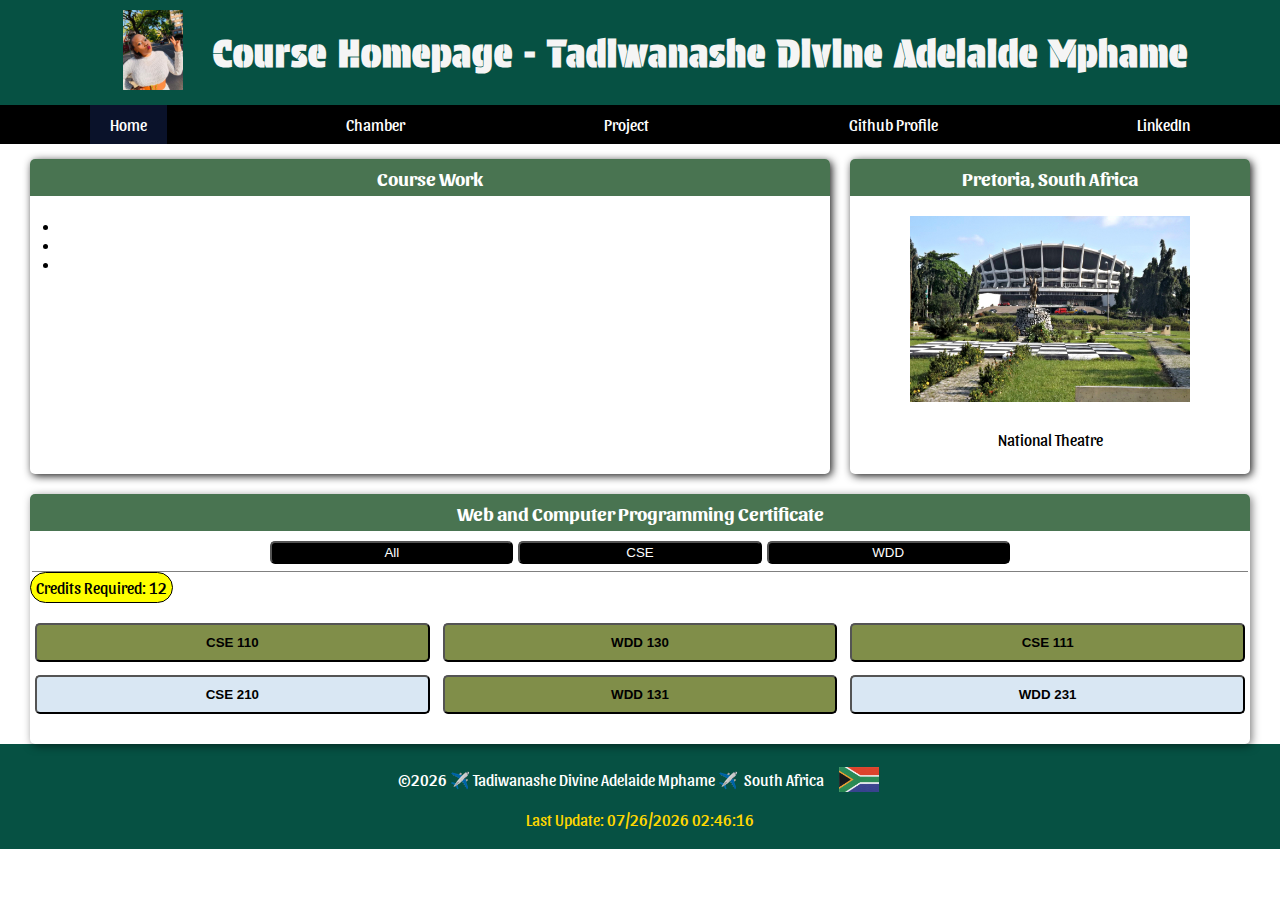
<file: index.html>
<!DOCTYPE html>
<html lang="en">
<head>
    <meta charset="UTF-8">
    <meta name="viewport" content="width=device-width, initial-scale=1.0">
    <meta name="description" content="A course homepage">
    <meta name="author" content="Tadiwanashe Divine Adelaide Mphame">

    <!--  Essential META Tags -->
    <meta property="og:title" content="Tadiwanashe Divine Adelaide Mphame's WDD 231 Course Homepage">
    <meta property="og:type" content="website" />
    <meta property="og:image" content="https://lp-cms-production.imgix.net/2022-01/GettyImages-1237639166.jpg?w=1440&h=810&fit=crop&auto=format&q=75">
    <meta property="og:url" content="https://divinemphame.github.io/wdd231/">
    <meta name="twitter:card" content="summary_large_image">

    <title>Course Homepage - Tadiwanashe Divine Adelaide Mphame</title>
    <link rel="stylesheet" href="styles/homepage.css">
    <script src="scripts/homepage.js" type="module"></script>
    <!-- Font awesome -->
    <!-- <link rel="stylesheet" href="https://cdnjs.cloudflare.com/ajax/libs/font-awesome/6.6.0/css/all.min.css" integrity="sha512-Kc323vGBEqzTmouAECnVceyQqyqdsSiqLQISBL29aUW4U/M7pSPA/gEUZQqv1cwx4OnYxTxve5UMg5GT6L4JJg==" crossorigin="anonymous" referrerpolicy="no-referrer"> -->
     
    <!-- Google Font -->
    <link rel="preconnect" href="https://fonts.googleapis.com">
    <link rel="preconnect" href="https://fonts.gstatic.com" crossorigin>
    <link href="https://fonts.googleapis.com/css2?family=Protest+Guerrilla&family=Sansita:ital,wght@0,400;0,700;0,800;0,900;1,400;1,700;1,800;1,900&display=swap" rel="stylesheet">
</head>
<body>
    <header>
        <img src="images/pic.jpg" alt="Profile picture of Tadiwanashe Divine Adelaide Mphame smiling">
        <h1>Course Homepage - Tadiwanashe Divine Adelaide Mphame</h1>
        <button class="hamburger-btn">&#9776;</button>
        <button hidden class="modal-close">X</button>
    </header>
    <nav>
        <ul>
            <li><a href="#" class="active" id="active">Home</a></li>
            <li><a href="chamber/index.html" target="_blank">Chamber</a></li>
            <li><a href="project/index.html" target="_blank">Project</a></li>
            <li><a href="https://github.com/chrisedeson" target="_blank">Github Profile</a></li>
            <li><a href="https://www.linkedin.com/in/divine-mphame" target="_blank">LinkedIn</a></li>
        </ul>
    </nav>
    <main>
        <section class="course-work-panel">
            <h2>Course Work</h2>
            <ul>
                <li></li>
                <li></li>
                <li></li>
            </ul>
        </section>
        <section class="location-panel">
            <h2>Pretoria, South Africa</h2>
            <img src="images/national-theatre.jpg" alt="Exterior view of the National Theatre in Pretoria, featuring its iconic helmet-shaped design against a clear blue sky.">
            <p>National Theatre</p>
        </section>
        <section class="course-certificate-panel">
            <h2>Web and Computer Programming Certificate</h2>
            <div class="courses-navigation">
                <button id="all" data-subject="ALL">All</button>
                <button id="cse" data-subject="CSE">CSE</button>
                <button id="wdd" data-subject="WDD">WDD</button>
            </div>
            <p class="credits-required"></p>
            <div class="courses">
            </div>
        </section>
        <dialog id="course-details"></dialog>
    </main>
    <footer>
        <p>&copy;<span id="currentYear"></span></p>
        <p>✈️ Tadiwanashe Divine Adelaide Mphame ✈️</p>
        <div class="country">
            <p class="test">South Africa</p>
            <img src="images/south-africa.jpg" alt="South African flag icon">
        </div>
        <p id="lastModified"></p>
    </footer>

</body>

</html>
</file>
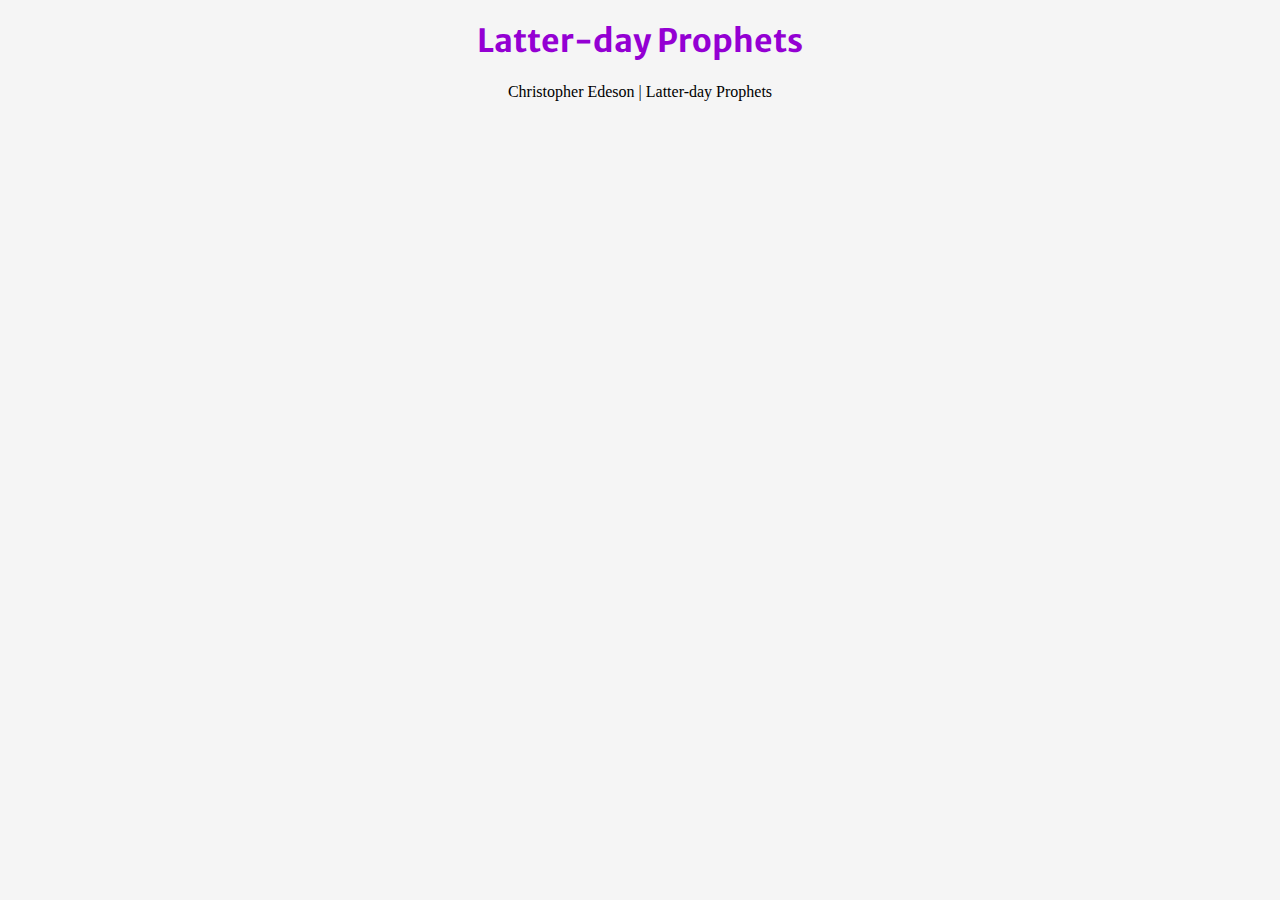
<file: prophets.html>
<!DOCTYPE html>
<html lang="en">
<head>
    <meta charset="UTF-8">
    <meta name="viewport" content="device-width, intiail-scale=1.0">
    <meta name="description" content="Latter-day Prophets">
    <meta author="BYU - WDD 231">
    <title>Latter-day Prophets</title>
    <link rel="stylesheet" href="styles/prophets.css">
    <script src="scripts/prophets.js" defer></script>
    <link rel="preconnect" href="https://fonts.googleapis.com">
    <link rel="preconnect" href="https://fonts.gstatic.com" crossorigin>
    <link href="https://fonts.googleapis.com/css2?family=Merriweather+Sans:ital,wght@0,300..800;1,300..800&display=swap" rel="stylesheet">
</head>
<body>
    <header>
        <h1>Latter-day Prophets</h1>
    </header>
    <main>
        <div id="cards"></div>
    </main>
    <footer>
        Christopher Edeson | Latter-day Prophets
    </footer>
</body>
</html>
</file>
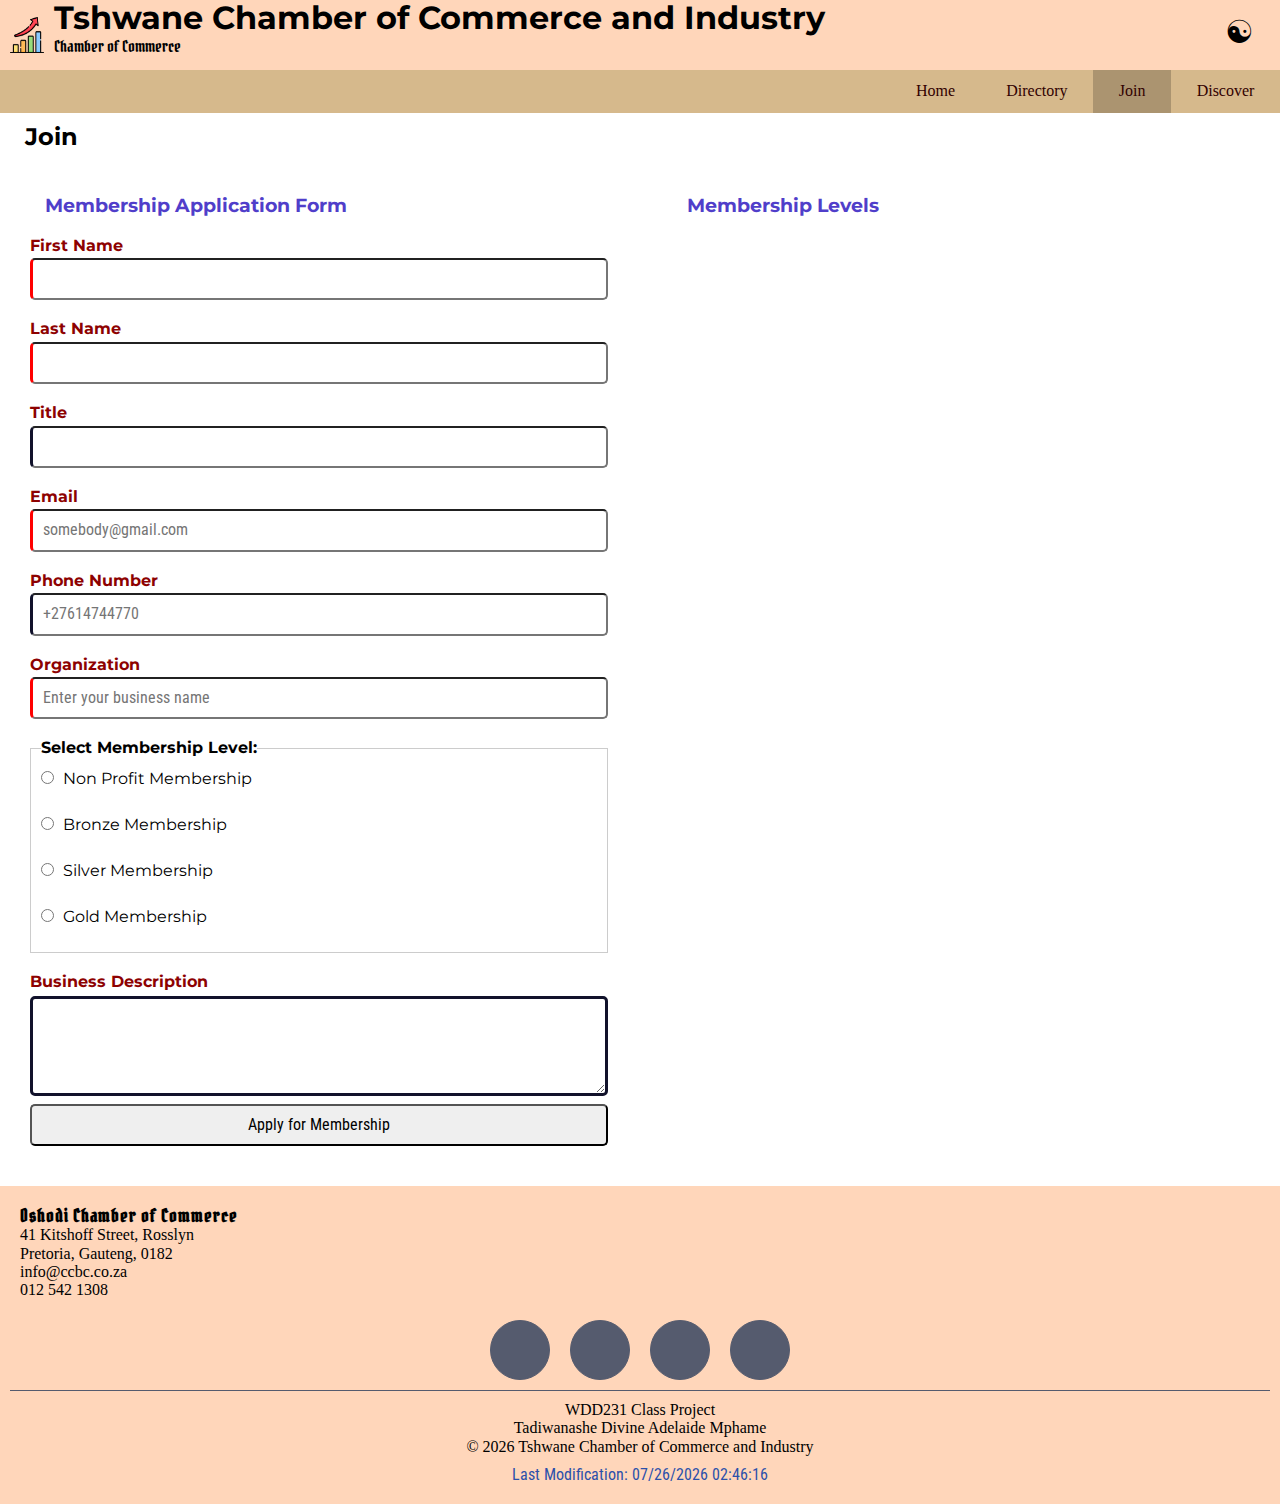
<file: chamber/join.html>
<!DOCTYPE html>
<html lang="en">
<head>
    <meta charset="UTF-8">
    <meta name="viewport" content="width=device-width, initial-scale=1.0">
    <meta name="author" content="Tadiwanashe Divine Adelaide Mphame">
    <meta name="description" content="Homepage - Tshwane Chamber of Commerce and Industry">
    <title>Join - Tshwane Chamber of Commerce and Industry</title>
    <link rel="stylesheet" href="styles/normalize.css">
    <link rel="stylesheet" href="styles/header.css">
    <link rel="stylesheet" href="styles/join.css">
    <link rel="stylesheet" href="styles/footer.css">
    <script src="scripts/header.js" defer></script>
    <script src="scripts/join.js" defer></script>
    <script src="scripts/footer.js" defer></script>

    <!-- Favicon -->
    <link rel="icon" href="/favicon-16x16.png" type="image/png" sizes="16x16">
    <link rel="apple-touch-icon" sizes="180x180" href="/apple-touch-icon.png">
    <link rel="icon" type="image/png" sizes="32x32" href="/favicon-32x32.png">

    <!-- Socail Media tags -->
    <meta property="og:title" content="Join - Tshwane Chamber of Commerce and Industry">
    <meta property="og:type" content="website">
    <meta property="og:url" content="https://divinemphame.github.io/wdd231/chamber/join.html">
    <meta property="og:image" content="https://divinemphame.github.io/wdd231/chamber/images/pretoria.jpg">

    <!-- Google Fonts -->
    <link rel="preconnect" href="https://fonts.googleapis.com">
    <link rel="preconnect" href="https://fonts.gstatic.com" crossorigin>
    <link href="https://fonts.googleapis.com/css2?family=Montserrat:ital,wght@0,100..900;1,100..900&family=Pirata+One&family=Roboto+Condensed:ital,wght@0,100..900;1,100..900&display=swap" rel="stylesheet">
    <!-- Font awesome -->
    <link rel="stylesheet" href="https://cdnjs.cloudflare.com/ajax/libs/font-awesome/6.6.0/css/all.min.css" integrity="sha512-Kc323vGBEqzTmouAECnVceyQqyqdsSiqLQISBL29aUW4U/M7pSPA/gEUZQqv1cwx4OnYxTxve5UMg5GT6L4JJg==" crossorigin="anonymous" referrerpolicy="no-referrer">

</head>
<body>
    <header>
        <img src="images/logo.png" width="34" height="40" alt="Website Logo">
        <div class="title">
            <h1>Tshwane Chamber of Commerce and Industry</h1>
            <p>Chamber of Commerce</p>    
        </div> 
        <div class="nav-buttons">
            <button id="themes">&#9775;</button>
            <button id="hamburgerButton"></button>
        </div>
    </header>
    <nav id="nav-links-animation">              
        <ul class="menu-links">
            <li><a href="index.html">Home</a></li>
            <li><a href="directory.html">Directory</a></li>
            <li class="active"><a href="join.html">Join</a></li>
            <li><a href="discover.html">Discover</a></li>
        </ul>
    </nav>
    <main>
        <h2>Join</h2>
        <section>
            <div class="form-section">
                <h3>Membership Application Form</h3>
                <form method="GET" action="thankyou.html" class="membership-form">
                    <label for="firstName"><span class="heading-label">First Name</span>
                        <input type="text" name="firstName" id="firstName" autocomplete="given-name" required>
                    </label>
                    <label for="lastName"><span class="heading-label">Last Name</span>
                        <input type="text" name="lastName" id="lastName" autocomplete="family-name" required>
                    </label>
                    <label for="title"><span class="heading-label">Title</span>
                        <input type="text" name="title" id="title" autocomplete="organization-title" pattern="[A-Za-z\s-]{7,}">
                    </label>
                    <label for="email"><span class="heading-label">Email</span>
                        <input type="email" name="email" id="email" placeholder="somebody@gmail.com" autocomplete="email" required>
                    </label>
                    <label for="mobile"><span class="heading-label">Phone Number</span>
                        <input type="tel" name="mobile" id="mobile" autocomplete="tel" placeholder="+27614744770" required>
                    </label>
                    <label for="organization"><span class="heading-label">Organization</span>
                        <input type="text" name="organization" id="organization" autocomplete="organization" placeholder="Enter your business name" required>
                    </label>

                    <fieldset>
                        <legend>Select Membership Level:</legend>
                        <label>
                            <input type="radio" name="membership-level" value="np" required>
                            Non Profit Membership
                        </label>
                        <label>
                            <input type="radio" name="membership-level" value="bronze">
                            Bronze Membership
                        </label>
                        <label>
                            <input type="radio" name="membership-level" value="silver">
                            Silver Membership
                        </label>
                        <label>
                            <input type="radio" name="membership-level" value="gold">
                            Gold Membership
                        </label>
                    </fieldset>
                    
                    <label for="description"><span class="heading-label">Business Description</span>
                        <textarea id="description" name="description" 
                        placeholder="Provide a brief description..."
                        title="Enter a brief description of your business or organization"> 
                        </textarea>
                    </label>

                    <!-- Timestamp (hidden) -->
                    <input type="hidden" name="timestamp" id="timestamp" value="">
                    
                    <input type="submit" value="Apply for Membership">

                </form>

            </div>
            <!-- Cards -->
            <div class="membership-levels-section">
                <h3>Membership Levels</h3>
                <div class="levels">
                    <div class="level">
                        <p>Non Profit Membership Level</p>
                        <button id="npCardButton">Learn More</button>
                    </div>
                    <div class="level">
                        <p>Bronze Membership Level</p>
                        <button id="bronzeCardButton">Learn More</button>
                    </div>
                    <div class="level">
                        <p>Silver Membership Level</p>
                        <button id="silverCardButton">Learn More</button>
                    </div>
                    <div class="level">
                        <p>Gold Membership Level</p>
                        <button id="goldCardButton">Learn More</button>
                    </div>
                </div>
            </div>

            <!-- Modals -->
            <dialog id="modal">
                <div class="modal-content">
                    <button id="modalClose" class="close-button">X</button>
                    <h2 id="modalTitle">membership level titles</h2>
                    <ul id="modalBenefits"></ul>
                </div>
            </dialog>
  
        </section>

    </main>
    <footer>
        <div class="website-address">
            <p class="footer-heading-text"><strong>Oshodi Chamber of Commerce</strong></p>
            <p>41 Kitshoff Street, Rosslyn</p>
            <p>Pretoria, Gauteng, 0182</p>
            <p>info@ccbc.co.za</p> 
            <p>012 542 1308</p>
        </div>
        <div class="social-media-icons">
            <a href="https://www.youtube.com/" target="_blank" class="icon-button" aria-label="Visit YouTube">
                <i class="fa-brands fa-youtube"></i>
            </a>
            <a href="https://www.twitter.com/" target="_blank" class="icon-button" aria-label="Visit Twitter">
                <i class="fa-brands fa-twitter"></i>
            </a>
            <a href="https://www.linkedin.com/in/tadiwanashemphame/" target="_blank" class="icon-button" aria-label="Visit Linkedin">
                <i class="fa-brands fa-linkedin-in"></i>
            </a>
            <a href="https://www.facebook.com/Adelaidedivsanderson" target="_blank" class="icon-button" aria-label="Visit Facebook">
                <i class="fa-brands fa-facebook-f"></i>
            </a>
        </div>        
        <div class="copyright-info">
            <p>WDD231 Class Project</p>
            <p>Tadiwanashe Divine Adelaide Mphame</p>
            <p>&copy; <span id="currentYear"></span> Tshwane Chamber of Commerce and Industry</p>
            <p id="lastModified"></p>
        </div>
    </footer>

</body>
</html>
</file>
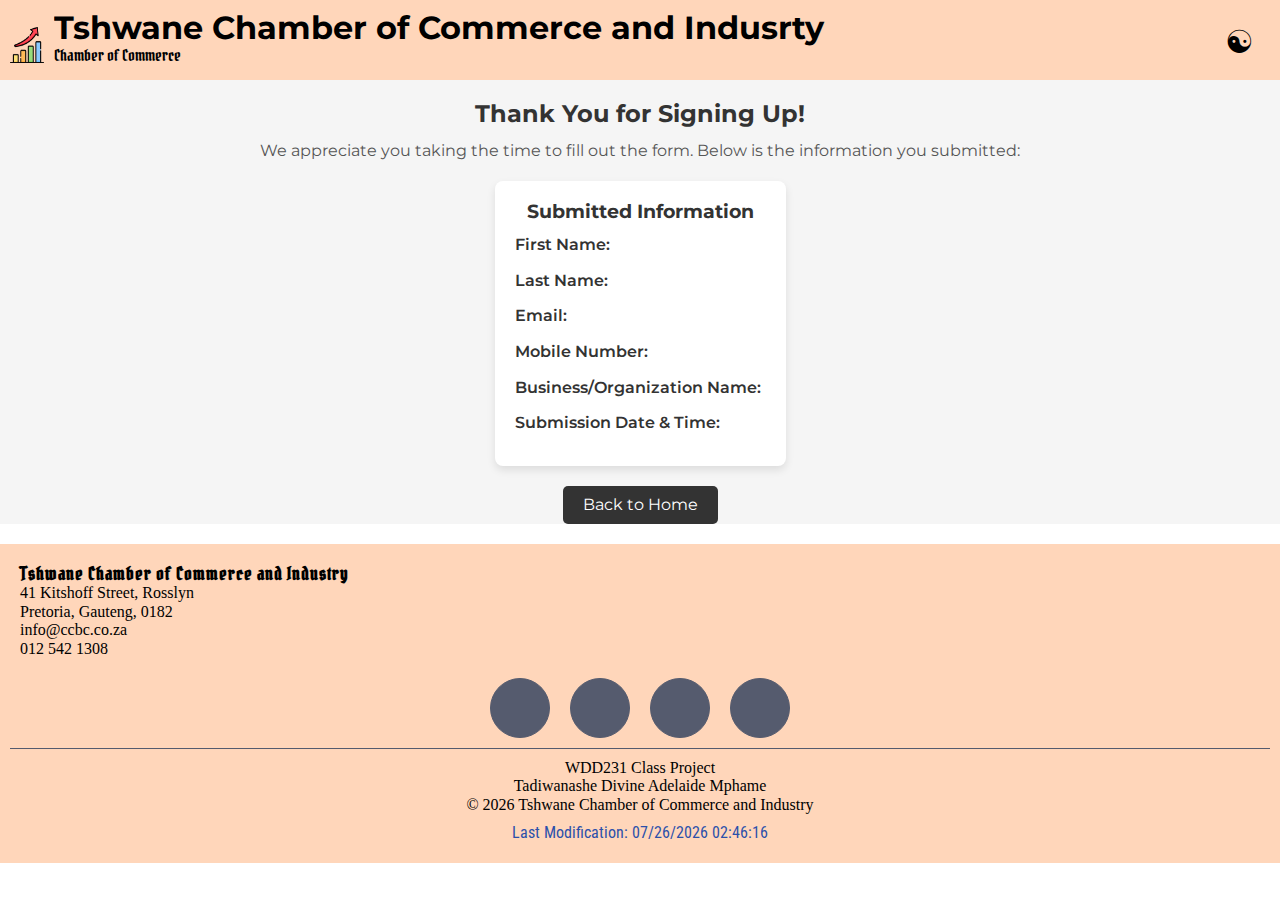
<file: chamber/thankyou.html>
<head>
    <meta charset="UTF-8">
    <meta name="viewport" content="width=device-width, initial-scale=1.0">
    <meta name="author" content="Tadiwanashe Divine Adelaide Mphame">
    <meta name="description" content="Thank you page - Tshwane Chamber of Commerce and Industry">
    <title>Thank you! - Tshwane Chamber of Commerce and Industry</title>
    <link rel="stylesheet" href="styles/normalize.css">
    <link rel="stylesheet" href="styles/header.css">
    <link rel="stylesheet" href="styles/thankyou.css">
    <link rel="stylesheet" href="styles/footer.css">
    <script src="scripts/header.js" defer></script>
    <script src="scripts/thankyou.js" defer></script>
    <script src="scripts/footer.js" defer></script>

    <!-- Favicon -->
    <link rel="icon" href="/favicon-16x16.png" type="image/png" sizes="16x16">
    <link rel="apple-touch-icon" sizes="180x180" href="/apple-touch-icon.png">
    <link rel="icon" type="image/png" sizes="32x32" href="/favicon-32x32.png">

    <!-- Socail Media tags -->
    <meta property="og:title" content="Thank you! - Tshwane Chamber of Commerce Industry">
    <meta property="og:type" content="website">
    <meta property="og:url" content="https://divinemphame.github.io/wdd231/chamber/thankyou.html">
    <meta property="og:image" content="https://divinemphame.github.io/wdd231/chamber/images/pretoria.jpg">

    <!-- Google Fonts -->
    <link rel="preconnect" href="https://fonts.googleapis.com">
    <link rel="preconnect" href="https://fonts.gstatic.com" crossorigin>
    <link href="https://fonts.googleapis.com/css2?family=Montserrat:ital,wght@0,100..900;1,100..900&family=Pirata+One&family=Roboto+Condensed:ital,wght@0,100..900;1,100..900&display=swap" rel="stylesheet">
    <!-- Font awesome -->
    <link rel="stylesheet" href="https://cdnjs.cloudflare.com/ajax/libs/font-awesome/6.6.0/css/all.min.css" integrity="sha512-Kc323vGBEqzTmouAECnVceyQqyqdsSiqLQISBL29aUW4U/M7pSPA/gEUZQqv1cwx4OnYxTxve5UMg5GT6L4JJg==" crossorigin="anonymous" referrerpolicy="no-referrer">

</head>
<body>
    <header>
        <img src="images/logo.png" width="34" height="40" alt="Website Logo">
        <div class="title">
            <h1>Tshwane Chamber of Commerce and Indusrty</h1>
            <p>Chamber of Commerce</p>    
        </div> 
        <div class="nav-buttons">
            <button id="themes">&#9775;</button>
            <!-- <button id="hamburgerButton"></button> -->
        </div>
    </header>

    <main>
        <h2>Thank You for Signing Up!</h2>
        <p>We appreciate you taking the time to fill out the form. Below is the information you submitted:</p>
        
        <section class="submitted-info">
            <h3>Submitted Information</h3>
            <p><strong>First Name: </strong> <span id="firstName"></span></p>
            <p><strong>Last Name: </strong> <span id="lastName"></span></p>
            <p><strong>Email: </strong> <span id="email"></span></p>
            <p><strong>Mobile Number: </strong> <span id="mobile"></span></p>
            <p><strong>Business/Organization Name: </strong> <span id="organisation"></span></p>
            <p><strong>Submission Date & Time: </strong> <span id="timestamp"></span></p>
        </section>
        
        <button><a href="index.html">Back to Home</a></button>
    </main>
    <footer>
        <div class="website-address">
            <p class="footer-heading-text"><strong>Tshwane Chamber of Commerce and Industry</strong></p>
            <p>41 Kitshoff Street, Rosslyn </p>
            <p>Pretoria, Gauteng, 0182</p>
            <p>info@ccbc.co.za</p> 
            <p>012 542 1308</p>
        </div>
        <div class="social-media-icons">
            <a href="https://www.youtube.com/" target="_blank" class="icon-button" aria-label="Visit YouTube">
                <i class="fa-brands fa-youtube"></i>
            </a>
            <a href="https://www.twitter.com/" target="_blank" class="icon-button" aria-label="Visit Twitter">
                <i class="fa-brands fa-twitter"></i>
            </a>
            <a href="https://www.linkedin.com/in/tadiwanashemphame/" target="_blank" class="icon-button" aria-label="Visit Linkedin">
                <i class="fa-brands fa-linkedin-in"></i>
            </a>
            <a href="https://www.facebook.com/Adelaidedivsanderson" target="_blank" class="icon-button" aria-label="Visit Facebook">
                <i class="fa-brands fa-facebook-f"></i>
            </a>
        </div>        
        <div class="copyright-info">
            <p>WDD231 Class Project</p>
            <p>Tadiwanashe Divine Adelaide Mphame</p>
            <p>&copy; <span id="currentYear"></span> Tshwane Chamber of Commerce and Industry</p>
            <p id="lastModified"></p>
        </div>
    </footer>


</body>
</html>
</file>
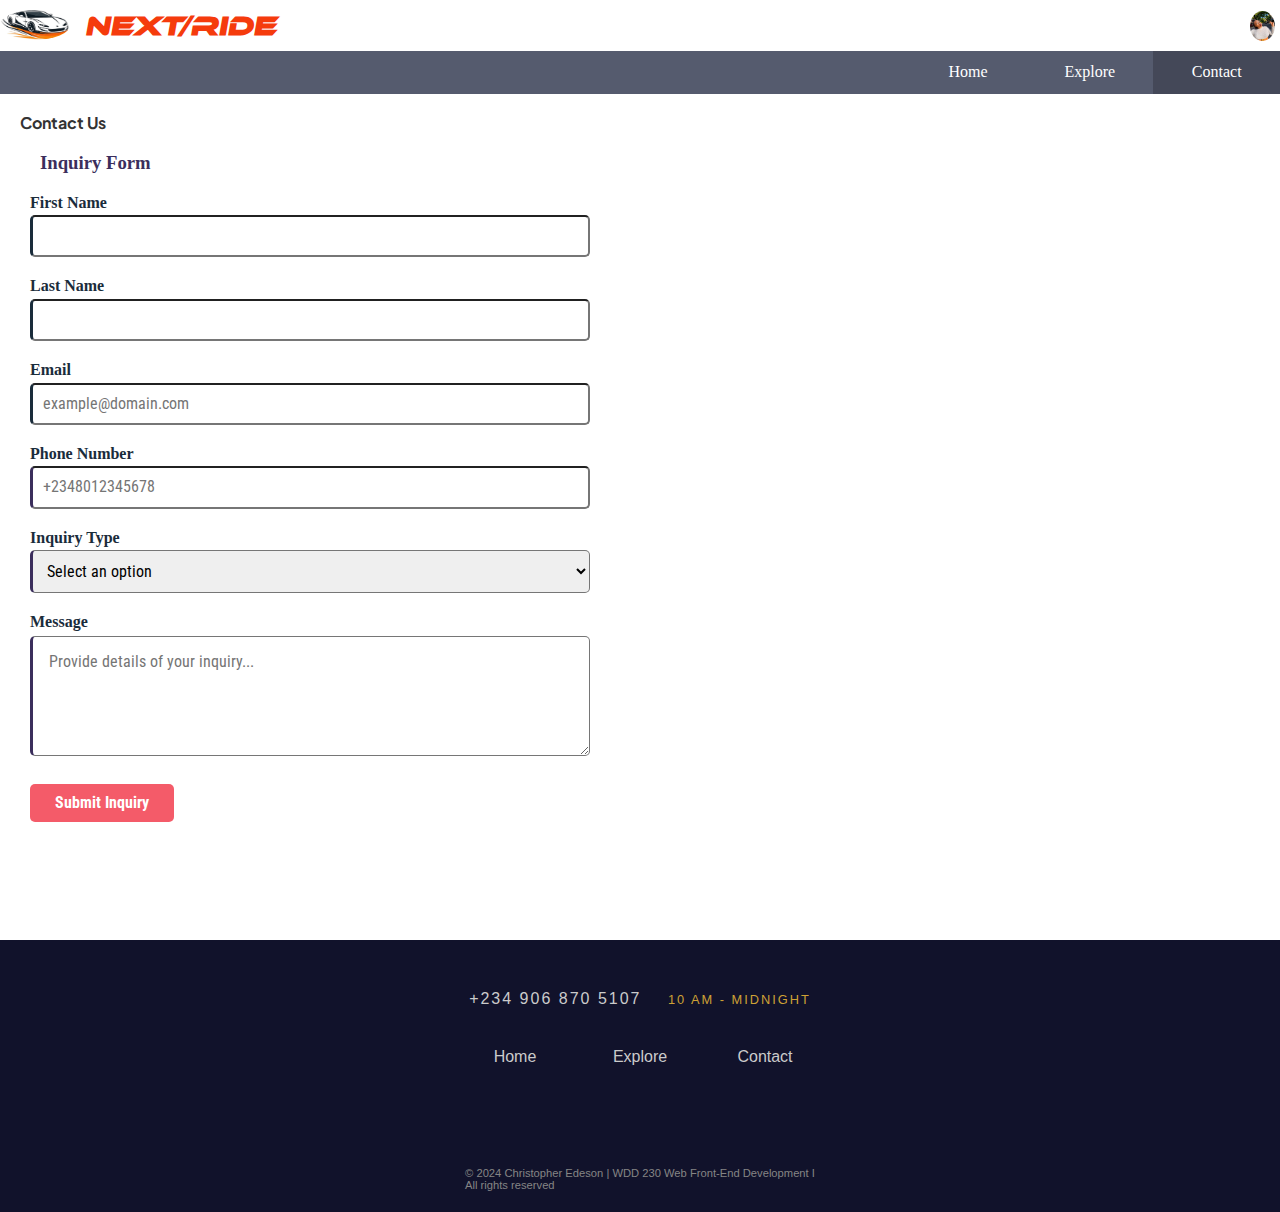
<file: project/contact.html>
<!DOCTYPE html>
<html lang="en">
<head>
    <meta charset="UTF-8">
    <meta name="viewport" content="width=device-width, initial-scale=1.0">
    <meta name="author" content="Christopher Edeson">
    <meta name="description" content="Get in touch with us for any questions, support, or collaboration opportunities. We're here to help and look forward to connecting with you!">
    <title>Contact Us | NextRide</title>

    <link rel="stylesheet" href="styles/normalize.css">
    <link rel="stylesheet" href="styles/header.css">
    <link rel="stylesheet" href="styles/contact.css">
    <link rel="stylesheet" href="styles/footer.css">

    <script src="scripts/header.js" defer></script>

    <!-- Favicon -->
    <link rel="icon" href="images/favicon_io/apple-touch-icon.png" type="image/png" sizes="16x16">
    <link rel="apple-touch-icon" sizes="180x180" href="images/favicon_io/favicon-32x32.png">
    <link rel="icon" type="image/png" sizes="32x32" href="images/favicon_io/favicon-32x32.png">

    <!-- Social Media tags -->
    <meta property="og:title" content="Contact Us | NextRide">
    <meta property="og:type" content="website">
    <meta property="og:url" content="https://chrisedeson.github.io/wdd231/project/index.html">
    <meta property="og:image" content="https://img.freepik.com/premium-vector/modern-luxury-car-silhouette-vector-illustration_1065789-2660.jpg">

    <!-- Google Font -->
    <link rel="preconnect" href="https://fonts.googleapis.com">
    <link rel="preconnect" href="https://fonts.gstatic.com" crossorigin>
    <link href="https://fonts.googleapis.com/css2?family=Plus+Jakarta+Sans:ital,wght@0,200..800;1,200..800&family=Roboto+Condensed:ital,wght@0,100..900;1,100..900&family=Ubuntu+Condensed&display=swap" rel="stylesheet">

    <!-- Font Awesome -->
    <link rel="stylesheet" href="https://cdnjs.cloudflare.com/ajax/libs/font-awesome/6.6.0/css/all.min.css" integrity="sha512-Kc323vGBEqzTmouAECnVceyQqyqdsSiqLQISBL29aUW4U/M7pSPA/gEUZQqv1cwx4OnYxTxve5UMg5GT6L4JJg==" crossorigin="anonymous" referrerpolicy="no-referrer">
</head>
<body>
    <header>
        <div class="banner">
            <div class="logo-section">
                <img class="logo" src="images/logo/image-car-banner.jpg" alt="Website Logo" loading="lazy">
                <h1>Next/Ride</h1>
            </div>
            <img class="user-profile-picture" src="images/dp/profile-picture-serious.jpg" alt="user-profile-picture" loading="lazy">
        </div>
        <div class="nav-buttons">
            <button id="hamburgerButton"></button>
        </div>
    </header>
    <nav id="nav-links-animation">
        <ul class="menu-links">
            <li><a href="index.html">Home</a></li>
            <li><a href="explore.html">Explore</a></li>
            <li class="active"><a href="contact.html">Contact</a></li>
        </ul>
    </nav>

    <main>
        <h2>Contact Us</h2>
        <section>
            <div class="form-section">
                <h3>Inquiry Form</h3>
                <form method="GET" action="thankyou.html" class="contact-form">
                    <label for="firstName"><span class="heading-label">First Name</span>
                        <input type="text" name="firstName" id="firstName" autocomplete="given-name" required>
                    </label>
                    <label for="lastName"><span class="heading-label">Last Name</span>
                        <input type="text" name="lastName" id="lastName" autocomplete="family-name" required>
                    </label>
                    <label for="email"><span class="heading-label">Email</span>
                        <input type="email" name="email" id="email" placeholder="example@domain.com" autocomplete="email" required>
                    </label>
                    <label for="mobile"><span class="heading-label">Phone Number</span>
                        <input type="tel" name="mobile" id="mobile" placeholder="+2348012345678" autocomplete="tel" required>
                    </label>
                    <label for="inquiry"><span class="heading-label">Inquiry Type</span>
                        <select name="inquiry" id="inquiry" required>
                            <option value="" disabled selected>Select an option</option>
                            <option value="rental">Car Rental</option>
                            <option value="purchase">Car Purchase</option>
                            <option value="support">Support</option>
                            <option value="general">General Inquiry</option>
                        </select>
                    </label>
                    <label for="message"><span class="heading-label">Message</span>
                        <textarea id="message" name="message" placeholder="Provide details of your inquiry..." required></textarea>
                    </label>
                    <input type="submit" value="Submit Inquiry">
                </form>
            </div>
    
            <div class="rental-options">
                <h3>Car Rental Options</h3>
                <div class="package">
                    <h4>Economy Car</h4>
                    <p><strong>Price:</strong> ₦30/day</p>
                    <p>A compact and fuel-efficient option for city driving.</p>
                    <ul>
                        <li>4 seats</li>
                        <li>AC</li>
                        <li>Unlimited mileage</li>
                    </ul>
                </div>
                <div class="package">
                    <h4>SUV</h4>
                    <p><strong>Price:</strong> ₦50/day</p>
                    <p>Perfect for families and adventure trips.</p>
                    <ul>
                        <li>5 seats</li>
                        <li>AC</li>
                        <li>All-wheel drive</li>
                    </ul>
                </div>
                <div class="package">
                    <h4>Luxury Sedan</h4>
                    <p><strong>Price:</strong> ₦100/day</p>
                    <p>Experience comfort and style on the road.</p>
                    <ul>
                        <li>5 seats</li>
                        <li>Leather interior</li>
                        <li>Navigation system</li>
                    </ul>
                </div>
            </div>
        </section>
    </main>
    
    <footer>
        <div class="footer-phone-hours">
            <span class="phone">
                +234 906 870 5107
            </span>
            <span class="hours">
                10 am - midnight
            </span>
        </div>

        <div class="links-wrapper">
            <div class="nav-link">
                <a href="index.html">Home</a>
            </div>
            <div class="nav-link">
                <a href="explore.html">Explore</a>
            </div>
            <div class="nav-link">
                <a href="contact.html">Contact</a>
            </div>
        </div>

        <div class="social-media-icons-wrapper">
            <a href="https://www.twitter.com" target="_blank" aria-label="Visit our Twitter page">
                <i class="fab fa-twitter"></i>
            </a>
            <a href="https://www.facebook.com/christopher.edeson" target="_blank" aria-label="Visit our Facebook page">
                <i class="fab fa-facebook-f"></i>
            </a>
            <a href="https://www.github.com/chrisedeson" target="_blank" aria-label="Visit our Github page">
                <i class="fa-brands fa-github"></i>
            </a>
            <a href="https://www.linkedin.com/in/christopher-edeson" target="_blank" aria-label="Visit our Linkedin page">
                <i class="fa-brands fa-linkedin"></i>
            </a>
        </div>

        <div class="copyright-wrapper">
            <p>&copy; 2024 Christopher Edeson | WDD 230 Web Front-End Development I</p>
            <p>All rights reserved</p>
        </div>
    </footer>
</body>
</html>
</file>
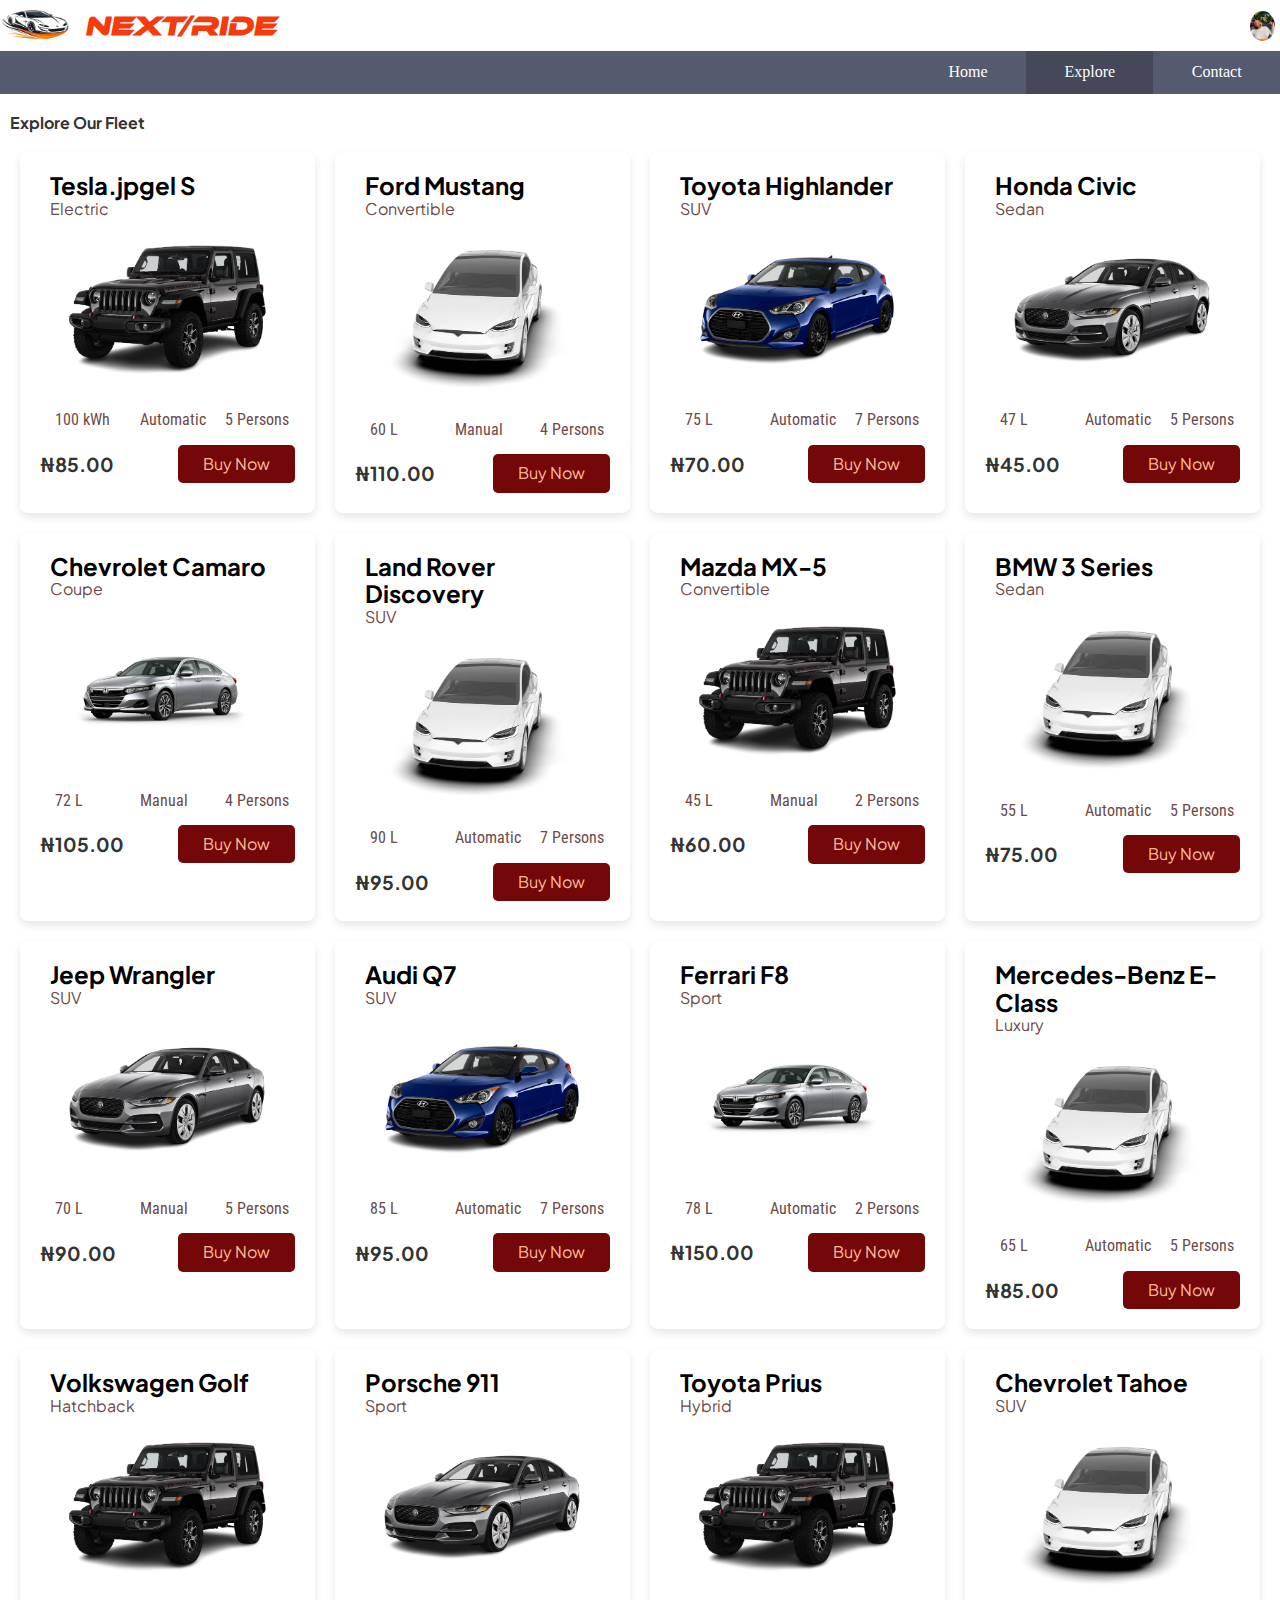
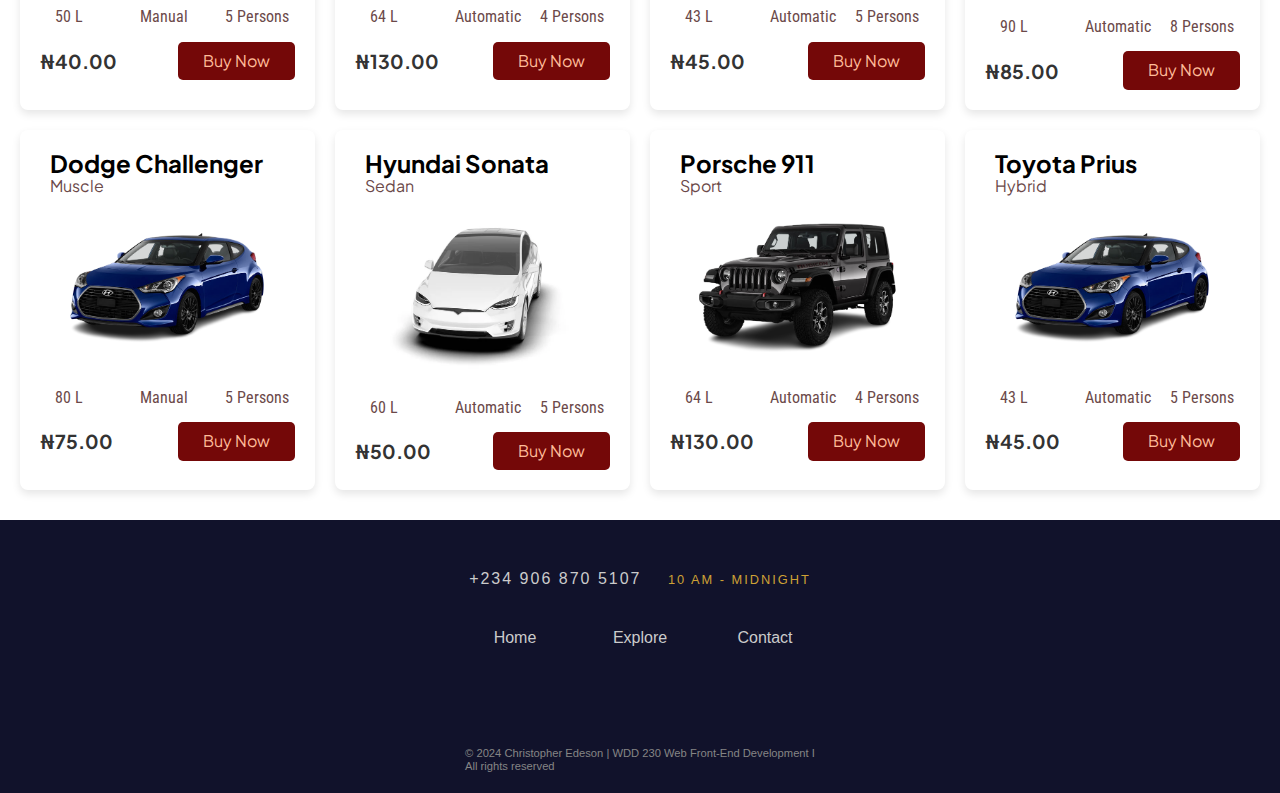
<file: project/explore.html>
<!DOCTYPE html>
<html lang="en">
<head>
    <meta charset="UTF-8">
    <meta name="viewport" content="width=device-width, initial-scale=1.0">
    <meta name="author" content="Christopher Edeson">
    <meta name="description" content="Explore a diverse selection of vehicles available for rent or sale. Discover high-quality, affordable options for all your travel needs with NextRide's comprehensive catalog.">
    <title>Explore Vehicles | NextRide</title>

    <link rel="stylesheet" href="styles/normalize.css">
    <link rel="stylesheet" href="styles/header.css">
    <link rel="stylesheet" href="styles/explore.css">
    <link rel="stylesheet" href="styles/footer.css">

    <script src="scripts/header.js" defer></script>
    <script src="scripts/explore.js" type="module"></script>

    <!-- Favicon -->
    <link rel="icon" href="images/favicon_io/apple-touch-icon.png" type="image/png" sizes="16x16">
    <link rel="apple-touch-icon" sizes="180x180" href="images/favicon_io/favicon-32x32.png">
    <link rel="icon" type="image/png" sizes="32x32" href="images/favicon_io/favicon-32x32.png">

    <!-- Social Media tags -->
    <meta property="og:title" content="Explore Vehicles | NextRide">
    <meta property="og:type" content="website">
    <meta property="og:url" content="https://chrisedeson.github.io/wdd231/project/index.html">
    <meta property="og:image" content="https://img.freepik.com/premium-vector/modern-luxury-car-silhouette-vector-illustration_1065789-2660.jpg">

    <!-- Google Font -->
    <link rel="preconnect" href="https://fonts.googleapis.com">
    <link rel="preconnect" href="https://fonts.gstatic.com" crossorigin>
    <link href="https://fonts.googleapis.com/css2?family=Plus+Jakarta+Sans:ital,wght@0,200..800;1,200..800&family=Roboto+Condensed:ital,wght@0,100..900;1,100..900&family=Ubuntu+Condensed&display=swap" rel="stylesheet">

    <!-- Font Awesome -->
    <link rel="stylesheet" href="https://cdnjs.cloudflare.com/ajax/libs/font-awesome/6.6.0/css/all.min.css" integrity="sha512-Kc323vGBEqzTmouAECnVceyQqyqdsSiqLQISBL29aUW4U/M7pSPA/gEUZQqv1cwx4OnYxTxve5UMg5GT6L4JJg==" crossorigin="anonymous" referrerpolicy="no-referrer">

</head>
<body>
    <header>
        <div class="banner">
            <div class="logo-section">
                <img class="logo" src="images/logo/image-car-banner.jpg" alt="Website Logo" loading="lazy">
                <h1>Next/Ride</h1>
            </div>
            <img class="user-profile-picture" src="images/dp/profile-picture-serious.jpg" alt="user-profile-picture" loading="lazy">
        </div>
        <div class="nav-buttons">
            <button id="hamburgerButton"></button>
        </div>
    </header>
    <nav id="nav-links-animation">
        <ul class="menu-links">
            <li><a href="index.html">Home</a></li>
            <li class="active"><a href="explore.html">Explore</a></li>
            <li><a href="contact.html">Contact</a></li>
        </ul>
    </nav>

    <main>
        <section class="ad-section">
            <h3>Explore Our Fleet</h3>
            <div class="card-wrapper" id="cardWrapper"></div>
        </section>
        
        <!-- Modal for showing car details -->
        <div id="carModal" class="modal">
            <div class="modal-content">
                <span id="closeModal" class="close">&times;</span>
                <h2 id="modalCarName">. . .</h2>
                <p id="modalCarType"></p>
                <img id="modalCarImage" src="images/java-script-source" alt="Car Image" loading="lazy">
                <p id="modalCarDescription"></p>
                <div class="car-details">
                    <p><i class="fa-solid fa-gas-pump"></i><span id="modalFuel"></span></p>
                    <p><i class="fa-solid fa-gear"></i><span id="modalTransmission"></span></p>
                    <p><i class="fa-solid fa-user-group"></i><span id="modalSeats"></span> Persons</p>
                </div>
                <h3 id="modalPrice">. . .</h3>
            </div>
        </div>
    </main>
    
    <footer>
        <div class="footer-phone-hours">
            <span class="phone">
                +234 906 870 5107
            </span>
            <span class="hours">
                10 am - midnight
            </span>
        </div>

        <div class="links-wrapper">
            <div class="nav-link">
                <a href="index.html">Home</a>
            </div>
            <div class="nav-link">
                <a href="explore.html">Explore</a>
            </div>
            <div class="nav-link">
                <a href="contact.html">Contact</a>
            </div>
        </div>

        <div class="social-media-icons-wrapper">
            <a href="https://www.twitter.com" target="_blank" aria-label="Visit our Twitter page">
                <i class="fab fa-twitter"></i>
            </a>
            <a href="https://www.facebook.com/christopher.edeson" target="_blank" aria-label="Visit our Facebook page">
                <i class="fab fa-facebook-f"></i>
            </a>
            <a href="https://www.github.com/chrisedeson" target="_blank" aria-label="Visit our Github page">
                <i class="fa-brands fa-github"></i>
            </a>
            <a href="https://www.linkedin.com/in/christopher-edeson" target="_blank" aria-label="Visit our Linkedin page">
                <i class="fa-brands fa-linkedin"></i>
            </a>
        </div>

        <div class="copyright-wrapper">
            <p>&copy; 2024 Christopher Edeson | WDD 230 Web Front-End Development I</p>
            <p>All rights reserved</p>
        </div>
    </footer>

</body>
</html>
</file>
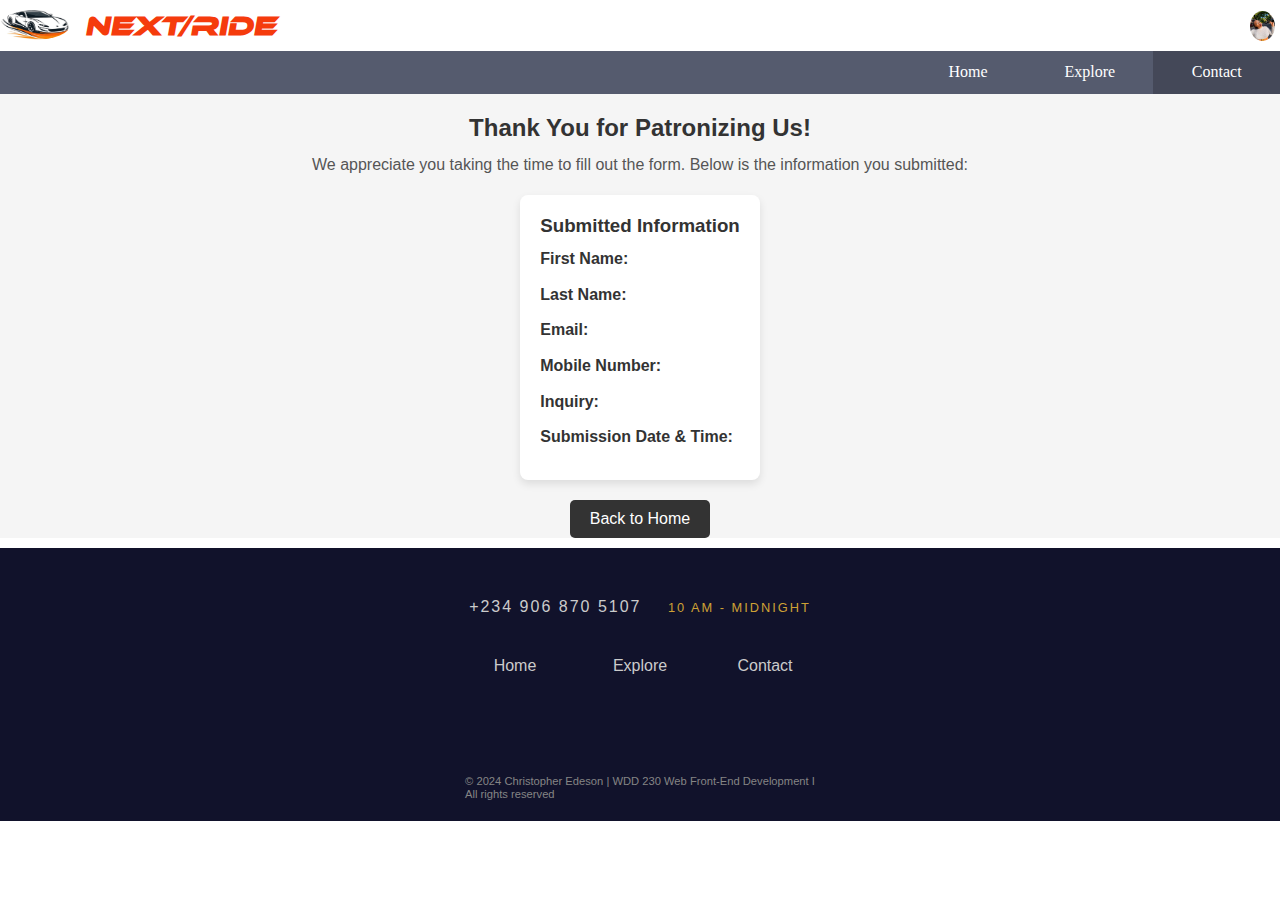
<file: project/thankyou.html>
<!DOCTYPE html>
<html lang="en">
<head>
    <meta charset="UTF-8">
    <meta name="viewport" content="width=device-width, initial-scale=1.0">
    <meta name="author" content="Christopher Edeson">
    <meta name="description" content="Contact NextRide for inquiries, support, or partnerships. We're here to assist you with car rentals and sales.">
    <title>Thank You | NextRide</title>
    
    <link rel="stylesheet" href="styles/normalize.css">
    <link rel="stylesheet" href="styles/header.css">
    <link rel="stylesheet" href="styles/thankyou.css">
    <link rel="stylesheet" href="styles/footer.css">

    <script src="scripts/header.js" defer></script>
    <script src="scripts/thankyou.js" defer></script>

    <!-- Favicon -->
    <link rel="icon" href="images/favicon_io/apple-touch-icon.png" type="image/png" sizes="16x16">
    <link rel="apple-touch-icon" sizes="180x180" href="images/favicon_io/favicon-32x32.png">
    <link rel="icon" type="image/png" sizes="32x32" href="images/favicon_io/favicon-32x32.png">

    <!-- Social Media tags -->
    <meta property="og:title" content="Contact Us | NextRide">
    <meta property="og:type" content="website">
    <meta property="og:url" content="https://chrisedeson.github.io/wdd231/project/index.html">
    <meta property="og:image" content="https://img.freepik.com/premium-vector/modern-luxury-car-silhouette-vector-illustration_1065789-2660.jpg">

    <!-- Google Font -->
    <link rel="preconnect" href="https://fonts.googleapis.com">
    <link rel="preconnect" href="https://fonts.gstatic.com" crossorigin>
    <link href="https://fonts.googleapis.com/css2?family=Plus+Jakarta+Sans:ital,wght@0,200..800;1,200..800&family=Roboto+Condensed:ital,wght@0,100..900;1,100..900&family=Ubuntu+Condensed&display=swap" rel="stylesheet">

    <!-- Font Awesome -->
    <link rel="stylesheet" href="https://cdnjs.cloudflare.com/ajax/libs/font-awesome/6.6.0/css/all.min.css" integrity="sha512-Kc323vGBEqzTmouAECnVceyQqyqdsSiqLQISBL29aUW4U/M7pSPA/gEUZQqv1cwx4OnYxTxve5UMg5GT6L4JJg==" crossorigin="anonymous" referrerpolicy="no-referrer">

</head>
<body>
    <header>
        <div class="banner">
            <div class="logo-section">
                <img class="logo" src="images/logo/image-car-banner.jpg" alt="Website Logo" loading="lazy">
                <h1>Next/Ride</h1>
            </div>
            <img class="user-profile-picture" src="images/dp/profile-picture-serious.jpg" alt="user-profile-picture" loading="lazy">
        </div>
        <div class="nav-buttons">
            <button id="hamburgerButton"></button>
        </div>
    </header>
    <nav id="nav-links-animation">
        <ul class="menu-links">
            <li><a href="index.html">Home</a></li>
            <li><a href="explore.html">Explore</a></li>
            <li class="active"><a href="contact.html">Contact</a></li>
        </ul>
    </nav>
    
    <main>
        <h2>Thank You for Patronizing Us!</h2>
        <p>We appreciate you taking the time to fill out the form. Below is the information you submitted:</p>
        
        <section class="submitted-info">
            <h3>Submitted Information</h3>
            <p><strong>First Name: </strong> <span id="firstName"></span></p>
            <p><strong>Last Name: </strong> <span id="lastName"></span></p>
            <p><strong>Email: </strong> <span id="email"></span></p>
            <p><strong>Mobile Number: </strong> <span id="mobile"></span></p>
            <p><strong>Inquiry: </strong><span id="inquiry"></span></p>
            <p><strong>Submission Date & Time: </strong> <span id="timestamp"></span></p>
        </section>
        
        <a href="index.html">Back to Home</a>
    </main>

    <footer>
        <div class="footer-phone-hours">
            <span class="phone">
                +234 906 870 5107
            </span>
            <span class="hours">
                10 am - midnight
            </span>
        </div>

        <div class="links-wrapper">
            <div class="nav-link">
                <a href="index.html">Home</a>
            </div>
            <div class="nav-link">
                <a href="explore.html">Explore</a>
            </div>
            <div class="nav-link">
                <a href="contact.html">Contact</a>
            </div>
        </div>

        <div class="social-media-icons-wrapper">
            <a href="https://www.twitter.com" target="_blank" aria-label="Visit our Twitter page">
                <i class="fab fa-twitter"></i>
            </a>
            <a href="https://www.facebook.com/christopher.edeson" target="_blank" aria-label="Visit our Facebook page">
                <i class="fab fa-facebook-f"></i>
            </a>
            <a href="https://www.github.com/chrisedeson" target="_blank" aria-label="Visit our Github page">
                <i class="fa-brands fa-github"></i>
            </a>
            <a href="https://www.linkedin.com/in/christopher-edeson" target="_blank" aria-label="Visit our Linkedin page">
                <i class="fa-brands fa-linkedin"></i>
            </a>
        </div>

        <div class="copyright-wrapper">
            <p>&copy; 2024 Christopher Edeson | WDD 230 Web Front-End Development I</p>
            <p>All rights reserved</p>
        </div>
    </footer>

</body>
</html>
</file>
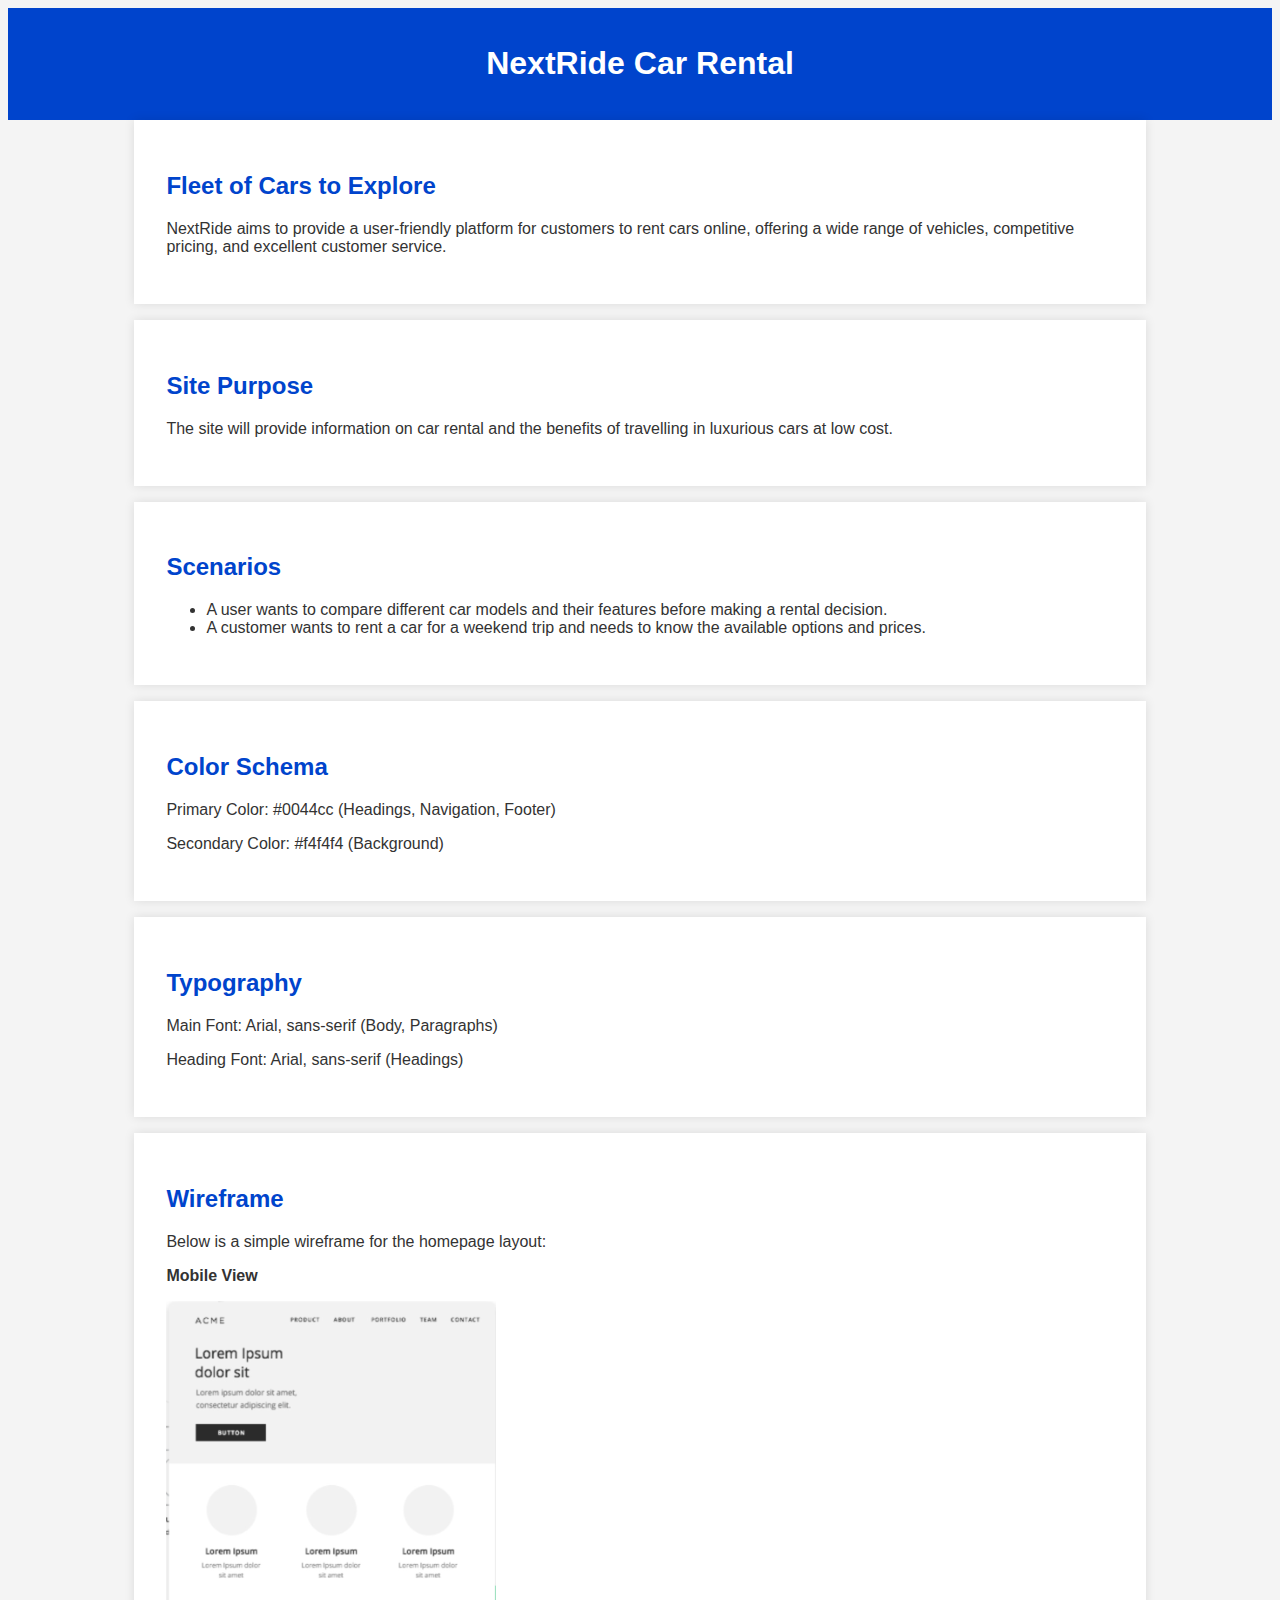
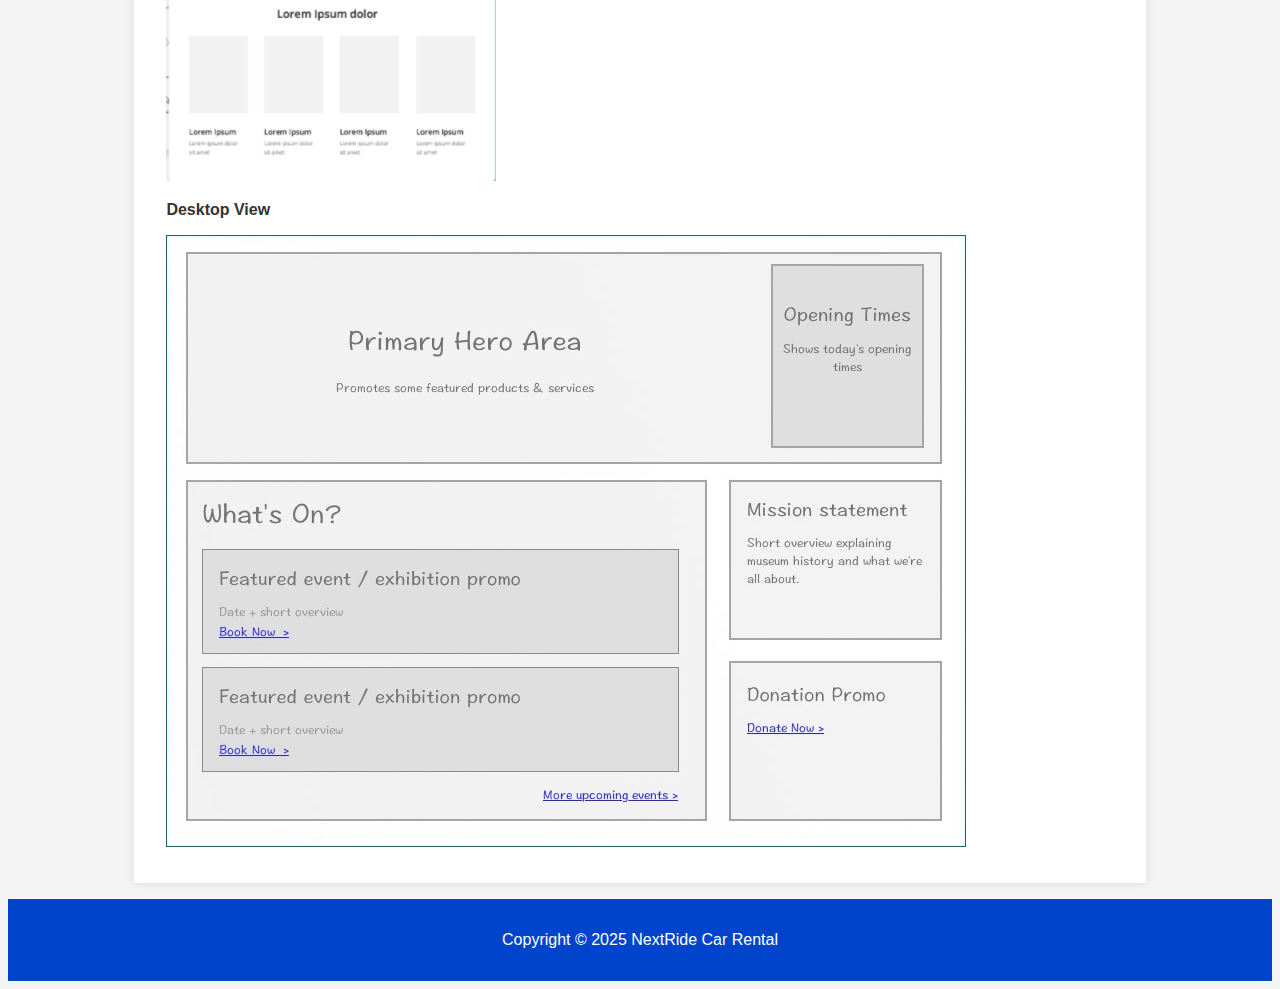
<file: siteplan/siteplan.html>
<!DOCTYPE html>
<html lang="en">
<head>
    <meta charset="UTF-8">
    <meta name="viewport" content="width=device-width, initial-scale=1.0">
    <meta http-equiv="X-UA-Compatible" content="ie=edge">
    <title>NextRide- Site Plan</title>
    <link rel="stylesheet" href="siteplan.css">
</head>
<body>

    <header>
        <h1>NextRide Car Rental</h1>
    </header>

    <div class="container">

        <!-- Site Name Section -->
        <section>
            <h2>Fleet of Cars to Explore</h2>
            <p>NextRide aims to provide a user-friendly platform for customers to rent cars online, offering a wide range of vehicles, competitive pricing, and excellent customer service.</p>
        </section>

        <!-- Site Purpose Section -->
        <section>
            <h2>Site Purpose</h2>
            <p>The site will provide information on car rental and the benefits of travelling in luxurious cars at low cost.</p>
        </section>

        <!-- Scenarios Section -->
        <section>
            <h2>Scenarios</h2>
            <ul>
                <li>A user wants to compare different car models and their features before making a rental decision.</li>
                <li>A customer wants to rent a car for a weekend trip and needs to know the available options and prices.</li>
            </ul>
        </section>

        <!-- Color Schema Section -->
        <section>
            <h2>Color Schema</h2>
            <p>Primary Color: #0044cc (Headings, Navigation, Footer)</p>
            <p>Secondary Color: #f4f4f4 (Background)</p>
        </section>

        <!-- Typography Section -->
        <section>
            <h2>Typography</h2>
            <p>Main Font: Arial, sans-serif (Body, Paragraphs)</p>
            <p>Heading Font: Arial, sans-serif (Headings)</p>
        </section>

        <!-- Wireframe Section -->
        <section class="wireframe">
            <h2>Wireframe</h2>
            <p>Below is a simple wireframe for the homepage layout:</p>
            <p><strong>Mobile View</strong></p>
            <img src="wireframe-mobile.png" alt="Mobile View Wireframe">
            <p><strong>Desktop View</strong></p>
            <img src="wireframe-large.jpg" alt="Desktop View Wireframe">
        </section>

    </div>

    <footer>
        <p>Copyright © 2025 NextRide Car Rental</p>
    </footer>

</body>
</html>
</file>
<file: styles/homepage.css>
:root {
    --primary-color: #065143;
    --nav-color: #0A122A;
}

* {
    margin: 0;
    padding: 0;
}

body {
    font-family: "Sansita", sans-serif;
}

header, .hamburger-btn, .modal-close {
    background-color: var(--primary-color);
}

header {
    position: relative;
    display: flex;
    justify-content: center;
    font-family: "Protest Guerrilla", system-ui;
    font-size: .80rem;
    padding-bottom: 15px;
    background-color: var(--primary-color);
}

header img {
    width: 60px;
    padding: 10px 10px 0 10px;
}

header h1 {
    padding-top: 30px;
    color: whitesmoke;
    letter-spacing: 1px;
}


main {
    padding: 15px 15px 0 15px;
}

nav ul {
    display: none;
}

nav ul a {
    display: block;
    width: 100%;
    text-align: center;
    text-decoration: none;
    color: white;
    background-color: black;
    padding: 10px;
}

nav a.active {
    padding: 10px;
    background-color: var(--nav-color);
}

nav ul.open, .modal-close.show {
    display: block;
}

.hamburger-btn.hide {
    display: none;
}

ul a:hover {
    transition: 1s;
    color: yellow;
    border: 1px solid white;       
}

.hamburger-btn {
    display: block;
    position: absolute;
    top: 70px;
    right: 10px;
    font-size: 1.5rem;
    border: none;
    color: white;
}

.fa-bars {
    color: white;
}

.modal-close {
    display: none;
    position: absolute;
    top: 67px;
    right: 5px;
    font-size: 1.6rem;
    border: none;
    margin: 4px;
    padding: 0;
    color: red;
}


.location-panel img {
    width: 200px;
    padding-top: 15px;
}

.location-panel p {
    padding-top: 5px;
}

.location-panel {
    text-align: center;
}

section {
    padding-bottom: 25px;
}

section ul {
    margin: 20px 30px 0 30px;
}

section h2 {
    background-color: #497451;
    text-align: center;
    font-size: larger;
    padding-top: 7px;
    padding-bottom: 7px;
    color: white;
}

.courses-navigation button {
    width: 100%;
    background-color: black;
    color: white;
    padding: 2px 0;
    border-radius: 5px;
}

.courses-navigation {
    display: flex;
    gap: 5px;
    padding-top: 10px;
    padding-bottom: 7px;
    margin: 0 2px;
    border-bottom: 1px solid gray;
    justify-content: center;
}

.courses {
    display: grid;
    grid-template-columns: 1fr;
    gap: 13px;
    margin: 20px 5px;
}

.courses button {
    padding: 10px;
    font-weight: 800;
    background-color: #d9e7f3;
    color: black;
    border-radius: 5px;

}

.course-certificate-panel {
    padding-bottom: 10px;
}

.credits-required {
    border: 1px solid black;
    display: inline-block;
    padding: 5px;
    border-radius: 20px;
    background-color: yellow;
}

footer {
    background-color: var(--primary-color);
    text-align: center;
    color: white;
    padding: 20px;
}

footer img {
    width: 40px;
}

.country {
    display: flex;
    justify-content: center;
    align-items: center;
    gap: 15px;
    padding: 3px;
}

#lastModified {
    padding-top: 15px;
    color: gold;
}

dialog {
    border: 1px solid rgba(0, 0, 0, 0.1);
    border-radius: .24rem;
    padding: 1rem;
    background-color: #fff;
    box-shadow: 0 0 3rem #777;
    width: 90%;
    max-width: 600px;
}

::backdrop {
    background-color: rgba(0, 0, 0, 0.5);
}

dialog button {
    position: absolute;
    top: 23px;
    right: 23px;
    padding: .5rem 1rem;
    border: 1px solid rgba(0, 0, 0, 0.1);
}

@media only screen and (min-width: 600px) {
    header {
        gap: 20px;
    }

    header h1 {
        font-size: clamp(2rem, 3vw, 5rem);

    }

    header img {
        padding-left: 30px;
    }

    main {
        display: grid;
        grid-template-columns: 2fr 1fr;
        gap: 20px;
        padding-right: 30px;
        padding-left: 30px;
    }

    main h2 {
        border-radius: 5px 5px 0 0;

    }

    .course-work-panel, .location-panel, .course-certificate-panel {
        border-radius: 5px;
    }

    .location-panel, .course-work-panel {
        box-shadow: 2px 2px 8px rgba(0, 0, 0, 0.9);
    }

    .location-panel img {
        padding: 20px 25px;
        min-width: 200px;
        width: 70%;
    }

    .course-certificate-panel {
        grid-column: 1 / -1;
        box-shadow: 2px 2px 8px rgba(0, 0, 0, 0.5);
    }

    .hamburger-btn, .modal-close {
        display: none;
    }

    nav ul {
        display: flex;
        justify-content:  space-around;
        background-color: black;
        text-decoration: none;
        /* padding: 10px; */
        align-items: center;

    }

    ul a {
        color: white;
        text-decoration: none;
        
    }
    
    ul a:hover {
        transition: 1s;
        color: yellow;   
        border: none;
   
    }


    .courses-navigation button {
        max-width: 20%;
    }

    .courses {
        grid-template-columns: 1fr 1fr 1fr;
    }

    footer p, .country {
        display: inline-flex;
    }
    
    #lastModified {
        display: block;
    }


  }
</file>
<file: styles/prophets.css>
body {
    font-size: 16px;
    text-align: center;
    background-color: whitesmoke;
    
}
main {
    background-color: rgb(216, 197, 241)
}

#cards {
    display: grid;
    grid-template-columns: repeat(auto-fit, minmax(19rem, 1fr));
}

section {
    background-color: lightsteelblue;
    margin: 20px;
    padding-bottom: 10px;
    border: 2px solid rgb(143, 82, 143);
}

h1, h2 {
    /* font-family:'Courier New', Courier, monospace; */
    font-family: "Merriweather Sans", sans-serif;
    color: darkviolet;
}

h1 {
    font-weight: bold;
    font-size: 2rem;
}

img {
    box-shadow: 0 0 30px black;
    width: 100%;
    max-width: 200px;
    height: 250px; 
    cursor: pointer;
}
</file>
<file: chamber/styles/header.css>
* {
    margin: 0;
    padding: 0;
    box-sizing: border-box;
}

header {
    display: grid;
    grid-template-columns: 44px auto 88px;
    align-items: end;
    padding-left: 10px;
    background-color: #FFD6BA;
    padding-bottom: 15px;
}

header h1 {
    font-family: "Montserrat", sans-serif;
    margin: 0;
}

header p {
    font-family: "Pirata One", system-ui;
}


nav {
    background-color: #555B6E;
}

.nav-buttons {
    display: flex;
}

#hamburgerButton::before {
    content: "\2630";
}

#hamburgerButton, .nav-buttons #themes {
    font-size: 2rem;
    font-weight: 500;
    background: none;
    border: none;
    color: black;
    cursor: pointer;
    width: 100%;
    text-align: right;
    padding: .25rem 2vw;
}

ul.menu-links li a {
    display: block;
    padding: .75rem 2vw;
    color: white;
    text-decoration: none;
    /* background: red; */
}

ul.menu-links {
    /* display: none; */
    list-style-type: none;
}

.active {
    background: rgba(0, 0, 0, 0.2);
}

#hamburgerButton.open::before {
    content: "X";
}

/* ul.menu-links.open {
    display: block;
} */


nav {
    display: grid;
    grid-template-rows: 0fr;
    transition: grid-template-rows 0.5s ease-out;
}

nav ul {
    overflow: hidden;
}

nav.open {
    grid-template-rows: 1fr;
}


@media only screen and (min-width: 38rem) {
    #hamburgerButton {
        display: none;
    }

    ul.menu-links, ul.menu-links.open {
        display: flex;
        justify-content: flex-end;
    }

    ul.menu-links a:hover {
        color: orange;
        background-color: rgba(255, 255, 255, 0.2);
    }

    nav {
        grid-template-rows: 1fr;
    }

}
</file>
<file: chamber/styles/join.css>
body {
    margin: 0;
    padding: 0;
    box-sizing: border-box;
}

/* Nav */
ul.menu-links li a {
    color: #310000;
}

ul.menu-links {
    background-color: #d6b98c;

}

ul.menu-links a:hover {
    color: rgb(90, 0, 143);
}


main {
    font-family: "Montserrat", sans-serif;
    margin: 10px;
}

main h2 {
    margin: 0 -5px 25px;
}


h3 {
    margin: 20px 0 20px 15px;
    color: #503eca;
}

input {
    border-radius: 5px;
    padding: 10px;
    margin-top: 3px;
    margin-bottom: 20px;
}

.heading-label {
    margin: 10px 0;
}

input[name="firstName"],
input[name="lastName"],
input[name="email"],
input[name="organization"] {
    border-left: 3px solid red;

}

input[name="title"],
input[name="mobile"] {
    border-left: 3px solid #11122B;
}


.heading-label {
    font-weight: bold;
    color: #8d0101;
    margin-bottom: 10px;
}

/* Ensures each label is on its own line */
fieldset label {
    display: block;
    margin-bottom: 10px;
    cursor: pointer;
}

/* Ensure radio buttons are inline with their labels */
fieldset label input[type="radio"] {
    display: inline-block;
    margin-right: 5px;
    vertical-align: center;
    width: auto;
}

/* Optional: Style adjustments for the fieldset and legend */
fieldset {
    border: 1px solid #ccc;
    padding: 0 0 0 10px;
    margin-bottom: 20px;
}

legend {
    font-weight: bold;
    margin-bottom: 10px;
}

form input {
    font-family: "Roboto Condensed", sans-serif;
    width: 100%;
    transition: all 0.3s;
}

form input:focus {
    outline: none;
    box-shadow: 0 1rem 2rem rgba(0, 0, 0, 0.1);
    border: 3px solid #ce3542;
}

form textarea {
    margin-top: 5px;
    width: 100%;
    height: 100%;
    min-height: 100px;
    border-radius: 5px;
    border: 3px solid #11122B;
    padding: 1rem;
    transition: all 0.3s;
    resize: vertical;
    white-space: pre-wrap;
    text-align: left;
}

form textarea:focus {
    box-shadow: 0 1rem 1rem rgba(0, 0, 0, 0.1);
    border: 3px solid #ce3542;
}


/* Membership Levels Section */
.levels .level {
    text-align: center;
    border-radius: 5px 20px;
    padding: 15px;
    background-color: #a49bdb;
    margin-bottom: 20px;
}

.level p {
    padding: 10px;
    font-size: 1.1rem;
}

.level button {
    border-radius: 5px;
    font-size: small;
    padding: 5px 10px;
}


/* Modal */
dialog {
    border: none;
    max-width: 500px;
    width: 90%;
    margin: auto;
    padding: 20px;
    border-radius: 10px;
    box-shadow: 0 2px 10px rgba(0, 0, 0, 0.2);
    background-color: #fff;
    overflow: hidden;
}

dialog h2 {
    font-size: 1.5rem;
    margin-bottom: 10px;
}

/* Style for each membership level */
.level-gold {
    background-color: #FFD700;
    color: #000;
}

.level-silver {
    background-color: #C0C0C0;
    color: #000;
}

.level-bronze {
    background-color: #d6b98c;
    color: black;
}

.level-np {
    background-color: #fff1f1;
    color: #000;
}

/* Close button styling */
.close-button {
    background-color: transparent;
    border: none;
    font-size: 1rem;
    cursor: pointer;
    position: absolute;
    top: 0;
    right: 10px;
    color: #8B0000;
    font-weight: bold;
    padding: 10px;
}

/* Style for benefits list */
#modalBenefits {
    list-style-type: disc;
    margin: 10px 0;
    padding-left: 20px; /* Indentation for bullet points */
}

#modalBenefits li {
    margin-bottom: 5px;
    color: #333;
}


/* Base styles */
.form-section, .membership-levels-section {
    width: 100%;
    margin: 0 auto;
}



/* Transition & Animation*/
/* Base styles for membership levels */
.levels .level {
    opacity: 0; /* Start with full transparency */
    transform: scale(0.95); /* Start slightly smaller */
    animation: fadeInScale 0.8s ease-out forwards; /* Trigger animation */
}

/* Individual delays for each card to create a staggered effect */
.levels .level:nth-child(1) {
    animation-delay: 0.2s;
}

.levels .level:nth-child(2) {
    animation-delay: 0.4s;
}

.levels .level:nth-child(3) {
    animation-delay: 0.6s;
}

.levels .level:nth-child(4) {
    animation-delay: 0.8s;
}


/* Animation definition */
@keyframes fadeInScale {
    0% {
        opacity: 0;
        transform: scale(0.95);
    }
    100% {
        opacity: 1;
        transform: scale(1);
    }
}


/* Larger view styles */
@media screen and (min-width: 768px) {
    main {
        margin-left: 30px;
        margin-right: 30px;
    }

    section {
        display: flex;
        gap: 5vw;
    }
}
</file>
<file: chamber/styles/footer.css>
footer {
    margin-top: 20px;
    background-color: #FFD6BA;
    padding: 10px;
}

footer .footer-heading-text {
    font-family: "Pirata One", system-ui;
    font-size: 1.1rem;
    letter-spacing: 1px;
}

.social-media-icons {
    display: flex;
    justify-content: space-around;
    padding: 25px;
}

.icon-button {
    background: #555B6E;
    border: 1px solid #555B6E;
    border-radius: 50%; /* Circular button */
    width: 60px;
    height: 60px;
    display: flex; /* Flex for centering the icon */
    justify-content: center; /* Center horizontally */
    align-items: center; /* Center vertically */
    text-decoration: none; /* Remove underline */
    color: white;
    font-size: 30px;
    cursor: pointer;
}

.icon-button:hover {
    background: darkgray; /* Change background color on hover */
}

#lastModified {
    padding-top: 10px;
    font-family: "Roboto Condensed", sans-serif;
    color: #2B50AA;
}



@media only screen and (min-width: 38rem) {
    .footer {
        display: grid;
        grid-template-rows: auto 1fr auto;
    }
    
    .website-address {
        padding: 10px;
    }
    
    .social-media-icons {
        justify-content: center; /* Center the icons */
        padding: 10px 0; /* Padding for spacing */
    }
    
    .social-media-icons a {
        margin: 0 10px; /* Spacing between icons */
    }
    
    .copyright-info {
        padding: 10px;
        text-align: center;
        border-top: 1px solid #555B6E;
    }
    

    
}
</file>
<file: project/styles/header.css>
/* Font from https://www.1001fonts.com/ */
@font-face {
    font-family: 'Ethnocentric';
    src: url('../fonts/ethnocentric/ethnocentric.otf') format('truetype');
}

* {
    margin: 0;
    padding: 0;
    box-sizing: border-box;
}

header {
    padding-top: 10px;
}

header > .banner {
    display: flex;
    justify-content: space-between;
    align-items: center;
}

header .logo {
    width: 70px;
}

header .logo-section {
    display: flex;
    gap: 10px;
}

header .banner h1 {
    font-family: "Ethnocentric";
    color: #f53b0c;
    font-size: 1.7rem;
    margin: 0;
}

header img {
    width: 25px;
    height: 30px;
    border-radius: 50%;
    margin-right: 5px;
}

/* Nav bars */
.nav-buttons {
    display: flex;
}

#hamburgerButton::before {
    content: "=";
    font-weight: 500;
    
}

#hamburgerButton, .nav-buttons #themes {
    font-size: 2rem;
    font-weight: 500;
    background: none;
    border: none;
    color: white;
    cursor: pointer;
    width: 100%;
    text-align: left;
    padding: .25rem 2vw;
    background-color: #555B6E;
    margin-top: 10px;
}

ul.menu-links li a {
    display: block;
    padding: .75rem 3vw;
    color: white;
    text-decoration: none;
}

ul.menu-links {
    list-style-type: none;
    text-align: center;
}

.active {
    background: rgba(0, 0, 0, 0.2);
}

#hamburgerButton.open::before {
    content: "x";
    color: #ff0000;
}

nav {
    display: grid;
    grid-template-rows: 0fr;
    transition: grid-template-rows 0.5s ease-out;
    background-color: #555B6E;
}

nav ul {
    overflow: hidden;
}

nav.open {
    grid-template-rows: 1fr;
}


@media only screen and (min-width: 38rem) {
    #hamburgerButton {
        display: none;
    }

    ul.menu-links, ul.menu-links.open {
        display: flex;
        justify-content: flex-end;
    }

    ul.menu-links a:hover {
        color: orange;
        background-color: rgba(255, 255, 255, 0.2);
    }

    nav {
        grid-template-rows: 1fr;
        margin-top: 10px;
    }

}
</file>
<file: project/styles/contact.css>
main {
    margin: 10px;
    color: #333;
}



main h2 {
    font-family: 'Plus Jakarta Sans', serif;
    margin-top: 20px;
    margin-left: 10px;
    color: #333;
    font-size: 1rem;
}

h3 {
    margin: 20px 0 20px 10px;
    color: #3B2E5C;
}

input,
select,
textarea {
    border-radius: 5px;
    padding: 10px;
    margin-top: 3px;
    margin-bottom: 20px;
    width: 100%;
    font-family: "Roboto Condensed", sans-serif;
}

.heading-label {
    font-weight: bold;
    color: #1A2C3B;
    margin-bottom: 10px;
}

/* Specific styles for select dropdown */
select {
    border-left: 3px solid #3B2E5C;
}

/* Highlighted borders for specific fields */
input[name="firstName"],
input[name="lastName"],
input[name="email"] {
    border-left: 3px solid #1A2C3B;
}

input[name="mobile"] {
    border-left: 3px solid #3B2E5C;
}

/* Textarea styling */
textarea {
    margin-top: 5px;
    min-height: 120px;
    border-left: 3px solid #3B2E5C;
    resize: vertical;
    padding: 1rem;
    text-align: left;
}

input:focus,
textarea:focus,
select:focus {
    outline: none;
    border: 3px solid #F45B69;
    box-shadow: 0 1rem 1rem rgba(0, 0, 0, 0.1);
}

form input[type="submit"] {
    background-color: #F45B69;
    color: #fff;
    border: none;
    cursor: pointer;
    padding: 10px 25px;
    transition: background-color 0.3s ease;
    width: auto;
    font-weight: bold;
}

form input[type="submit"]:hover {
    background-color: #1A2C3B;
}

.rental-options {
    margin-top: 40px;
    padding: 20px;
    background-color: #f9f9f9;
    border-radius: 8px;
    opacity: 0; /* Initially hidden */
    transform: translateY(20px); /* Slightly shifted down */
    animation: fadeInUp 0.5s forwards; /* Animation applied */
    animation-delay: 0.2s; /* Delay before starting the animation */
}

.rental-options h3 {
    font-family: 'Plus Jakarta Sans', serif;
    font-size: 1.8em;
    margin-bottom: 20px;
}

.package {
    margin-bottom: 30px;
    border: 1px solid #ccc;
    padding: 15px;
    border-radius: 5px;
    background-color: #fff;
    opacity: 0; /* Initially hidden */
    transform: translateY(20px); /* Slightly shifted down */
    animation: fadeInUp 0.5s forwards; /* Animation applied */
    animation-delay: 0.4s; /* Delay before starting the animation */
}

.package h4 {
    color: #68020a;
    font-size: 1.5em;
    margin-bottom: 10px;
}

.package p {
    margin-bottom: 10px;
    font-family: "Ubuntu Condensed", sans-serif;

}

.package ul {
    list-style-type: disc;
    margin-left: 20px;
}

.package strong {
    font-weight: bold;
}

/* Keyframes for the fade-in animation */
@keyframes fadeInUp {
    from {
        opacity: 0; /* Start fully transparent */
        transform: translateY(20px); /* Start slightly lower */
    }
    to {
        opacity: 1; /* End fully visible */
        transform: translateY(0); /* End at original position */
    }
}



/* Responsive adjustments */
@media screen and (min-width: 768px) {
    section {
        display: flex;
        gap: 5vw;
    }
    
    .form-section {
        max-width: 600px; /* Adjust this value as needed */
        width: 100%;
        padding: 0 20px;
    }


    
}
</file>
<file: project/styles/footer.css>
footer {
    background-color: #11122b;
    color: #cbcbcb;
    font-family: "Ubuntu Condensed", sans-serif;
    display: flex;
    justify-content: center;
    align-items: center;
    flex-direction: column;
    padding-top: 50px;
    border-top: 10px solid white;
}

footer>.footer-phone-hours span {
    margin-left: 10px;
    margin-right: 10px;
    font-size: 1em;
    letter-spacing: 2px;
}

footer>.footer-phone-hours>.hours {
    font-size: 0.8em;
    color: #cea135;
    text-transform: uppercase;
}

footer>.links-wrapper {
    display: flex;
    margin-top: 40px;
    margin-bottom: 40px;
    width: 320px;
}

.links-wrapper {
    display: flex;
    justify-content: space-between;
    align-items: center;
}

.links-wrapper>.nav-link {
    width: 70px;
    text-align: center;
}

.links-wrapper>.nav-link a {
    font-family: "Ubuntu Condensed", sans-serif;
    color: #cbcbcb;
    text-decoration: none;
    transition: 0.5s;
}


footer>.social-media-icons-wrapper {
    margin-top: 20px;
    margin-bottom: 40px;
    width: 300px;
    display: flex;
    justify-content: space-around;
}

footer>.social-media-icons-wrapper a {
    font-size: 1.5em;
    color: #cbcbcb;
    transition: 0.5s;
}


footer>.copyright-wrapper {
    margin-bottom: 20px;
    font-size: 0.7em;
    color: #858585;
}

@media only screen and (min-width: 38rem) {
    .links-wrapper>.nav-link a:hover {
        color: #cea135;
        letter-spacing: 2px;
        text-decoration: underline;
    }

    footer>.social-media-icons-wrapper a:hover {
        color: #cea135;
    }
}
</file>
<file: project/styles/explore.css>
main {
    font-family: 'Plus Jakarta Sans', serif;
}

.ad-section h3 {
    font-family: 'Plus Jakarta Sans', serif;
    margin-top: 20px;
    margin-left: 10px;
    color: #333;
    font-size: 1rem;
}

/* Wrapper for all cards */
.card-wrapper {
    display: grid;
    gap: 20px;
    padding: 20px;
    grid-template-columns: repeat(auto-fit, minmax(250px, 1fr));
}

/* Card styles */
.card {
    background-color: #fff;
    border-radius: 8px;
    box-shadow: 0 4px 8px rgba(0, 0, 0, 0.1);
    padding: 20px;
    display: flex;
    flex-direction: column;
    align-items: center;
    text-align: center;
}

.card h2,
.card p {
    text-align: left;
    width: 100%;
    margin: 0;
    padding-left: 10px;
}

.card p {
    color: #6b4949;
}

.card img {
    width: 80%;
    height: auto;
    margin: 15px auto;
}

/* Car details section */
.car-details {
    display: flex;
    justify-content: space-around;
    width: 100%;
    margin-top: 10px;
}

/* Icons */
.car-details i {
    font-size: 20px;
}

.car-details p {
    font-family: "Roboto Condensed", sans-serif;
    display: flex;
    align-items: center;
    gap: 5px;
    color: #6b4949;
}

/* Bottom section with price and button */
.car-details-bottom {
    display: flex;
    justify-content: space-between;
    align-items: center;
    width: 100%;
    margin-top: 15px;
}

.car-details-bottom h3 {
    font-size: 1.2rem;
    font-weight: bold;
    color: #333;
    margin: 0;
}

.car-details-bottom-span {
    font-size: 0.9rem;
    color: #6b4949;
}

.car-details-bottom button {
    background-color: #740808;
    color: #FFBC99;
    border: none;
    border-radius: 5px;
    padding: 10px 25px;
    cursor: pointer;
    transition: background-color 0.3s ease;
}

.car-details-bottom button:hover {
    background-color: #8B0000;
}

/* Modal Styles */
.modal {
    display: none;
    position: fixed;
    top: 0;
    left: 0;
    width: 100%;
    height: 100%;
    background: rgba(0, 0, 0, 0.5);
    justify-content: center;
    align-items: center;
    z-index: 1000;
}

.modal-content {
    background: #fff;
    padding: 20px;
    border-radius: 10px;
    width: 90%;
    max-width: 600px;
    position: relative;
}

.modal-content img {
    width: 100%;
    height: auto; /* Maintains aspect ratio */
    max-width: 500px;
    margin: 15px 0;
}

.modal-content h3 {
    padding-top: 20px;
    font-size: 1.7rem;
}

.close {
    position: absolute;
    top: 10px;
    right: 20px;
    font-size: 24px;
    cursor: pointer;
}


/* Card hover effect on Large Screen*/
@media only screen and (min-width: 38rem) {
    .card {
        transition: transform 0.3s ease, box-shadow 0.3s ease;
    }
    
    .card:hover {
        transform: translateY(-5px); /* Lifts the card slightly */
        box-shadow: 0 8px 16px rgba(0, 0, 0, 0.2); /* Adds a deeper shadow */
    }
}
</file>
<file: siteplan/siteplan.css>
/* Color Schema */
body {
    background-color: #f4f4f4; /* Light background color */
    font-family: 'Arial', sans-serif; /* Base font */
    color: #333; /* Text color */
}

h2, h3, h4, h5, h6 {
    color: #0044cc; /* Heading color */
}

.container {
    width: 80%;
    margin: 0 auto;
}

header, footer {
    background-color: #0044cc; /* Header & footer background */
    color: #fff; /* Header & footer text color */
    padding: 1rem;
    text-align: center;
}

section {
    background-color: #fff; /* Main content background */
    padding: 2rem;
    margin-bottom: 1rem;
    box-shadow: 0 0 10px rgba(0, 0, 0, 0.1);
}

.wireframe img {
    max-width: 100%;
    height: auto;
}
</file>
<file: chamber/styles/thankyou.css>
/* General Reset */
* {
    margin: 0;
    padding: 0;
    box-sizing: border-box;
}

/* Main Content */
main {
    font-family: 'Montserrat', sans-serif;
    color: #333;
    background-color: #f5f5f5;
    display: flex;
    flex-direction: column;
    align-items: center;
    text-align: center;
    width: 100%;
    padding-top: 20px;
}

main h2 {
    color: #333;
    margin-bottom: 15px;
}

main p {
    font-size: 1rem;
    color: #555;
    margin-bottom: 20px;
}

/* Submitted Info Section */
.submitted-info {
    background-color: #fff;
    border-radius: 8px;
    padding: 20px;
    box-shadow: 0 4px 8px rgba(0, 0, 0, 0.1);
    max-width: 90%;
    margin: 0 auto;
}

.submitted-info p {
    font-size: 1rem;
    color: #333;
    line-height: 1.6;
    margin: 10px 0;
    display: block; /* Stacked by default for small screens */
    text-align: left;
}



.submitted-info p strong {
    display: block;
    font-weight: 600;
    margin-bottom: 5px;
}

/* Button Styling */
button {
    background-color: #333;
    color: #fff;
    border: none;
    padding: 10px 20px;
    font-size: 1rem;
    border-radius: 5px;
    cursor: pointer;
    margin-top: 20px;
    transition: background-color 0.3s;
}

button:hover {
    background-color: #555;
}

button a {
    text-decoration: none;
    color: #fff;
}


/* Larger Screen Styles */
@media (min-width: 600px) {
    .submitted-info p {
        display: flex;
        justify-content: space-between;
        align-items: center;
    }

    .submitted-info p strong {
        display: inline-block;
        margin-bottom: 0;
    }

    .submitted-info {
        max-width: 800px; /* Wider on larger screens */
    }

    .submitted-info p span {
        margin-left: 5px; /* Space between label and answer */
    }

}
</file>
<file: project/styles/thankyou.css>
/* General Reset */
* {
    margin: 0;
    padding: 0;
    box-sizing: border-box;
}

/* Main Content */
main {
    font-family: 'Montserrat', sans-serif;
    color: #333;
    background-color: #f5f5f5;
    display: flex;
    flex-direction: column;
    align-items: center;
    text-align: center;
    width: 100%;
    padding-top: 20px;
}

main h2 {
    color: #333;
    margin-bottom: 15px;
}

main p {
    font-size: 1rem;
    color: #555;
    margin-bottom: 20px;
}

/* Submitted Info Section */
.submitted-info {
    background-color: #fff;
    border-radius: 8px;
    padding: 20px;
    box-shadow: 0 4px 8px rgba(0, 0, 0, 0.1);
    max-width: 90%;
    margin: 0 auto;
}

.submitted-info p {
    font-size: 1rem;
    color: #333;
    line-height: 1.6;
    margin: 10px 0;
    display: block; /* Stacked by default for small screens */
    text-align: left;
}



.submitted-info p strong {
    display: block;
    font-weight: 600;
    margin-bottom: 5px;
}

/* Button Styling */
main a {
    background-color: #333;
    color: #fff;
    border: none;
    padding: 10px 20px;
    font-size: 1rem;
    border-radius: 5px;
    cursor: pointer;
    margin-top: 20px;
    transition: background-color 0.3s;
}

main a:hover {
    background-color: #555;
}

main a {
    text-decoration: none;
    color: #fff;
}


/* Larger Screen Styles */
@media (min-width: 600px) {
    .submitted-info p {
        display: flex;
        justify-content: space-between;
        align-items: center;
    }

    .submitted-info p strong {
        display: inline-block;
        margin-bottom: 0;
    }

    .submitted-info {
        max-width: 800px; /* Wider on larger screens */
    }

    .submitted-info p span {
        margin-left: 5px; /* Space between label and answer */
    }

}
</file>
